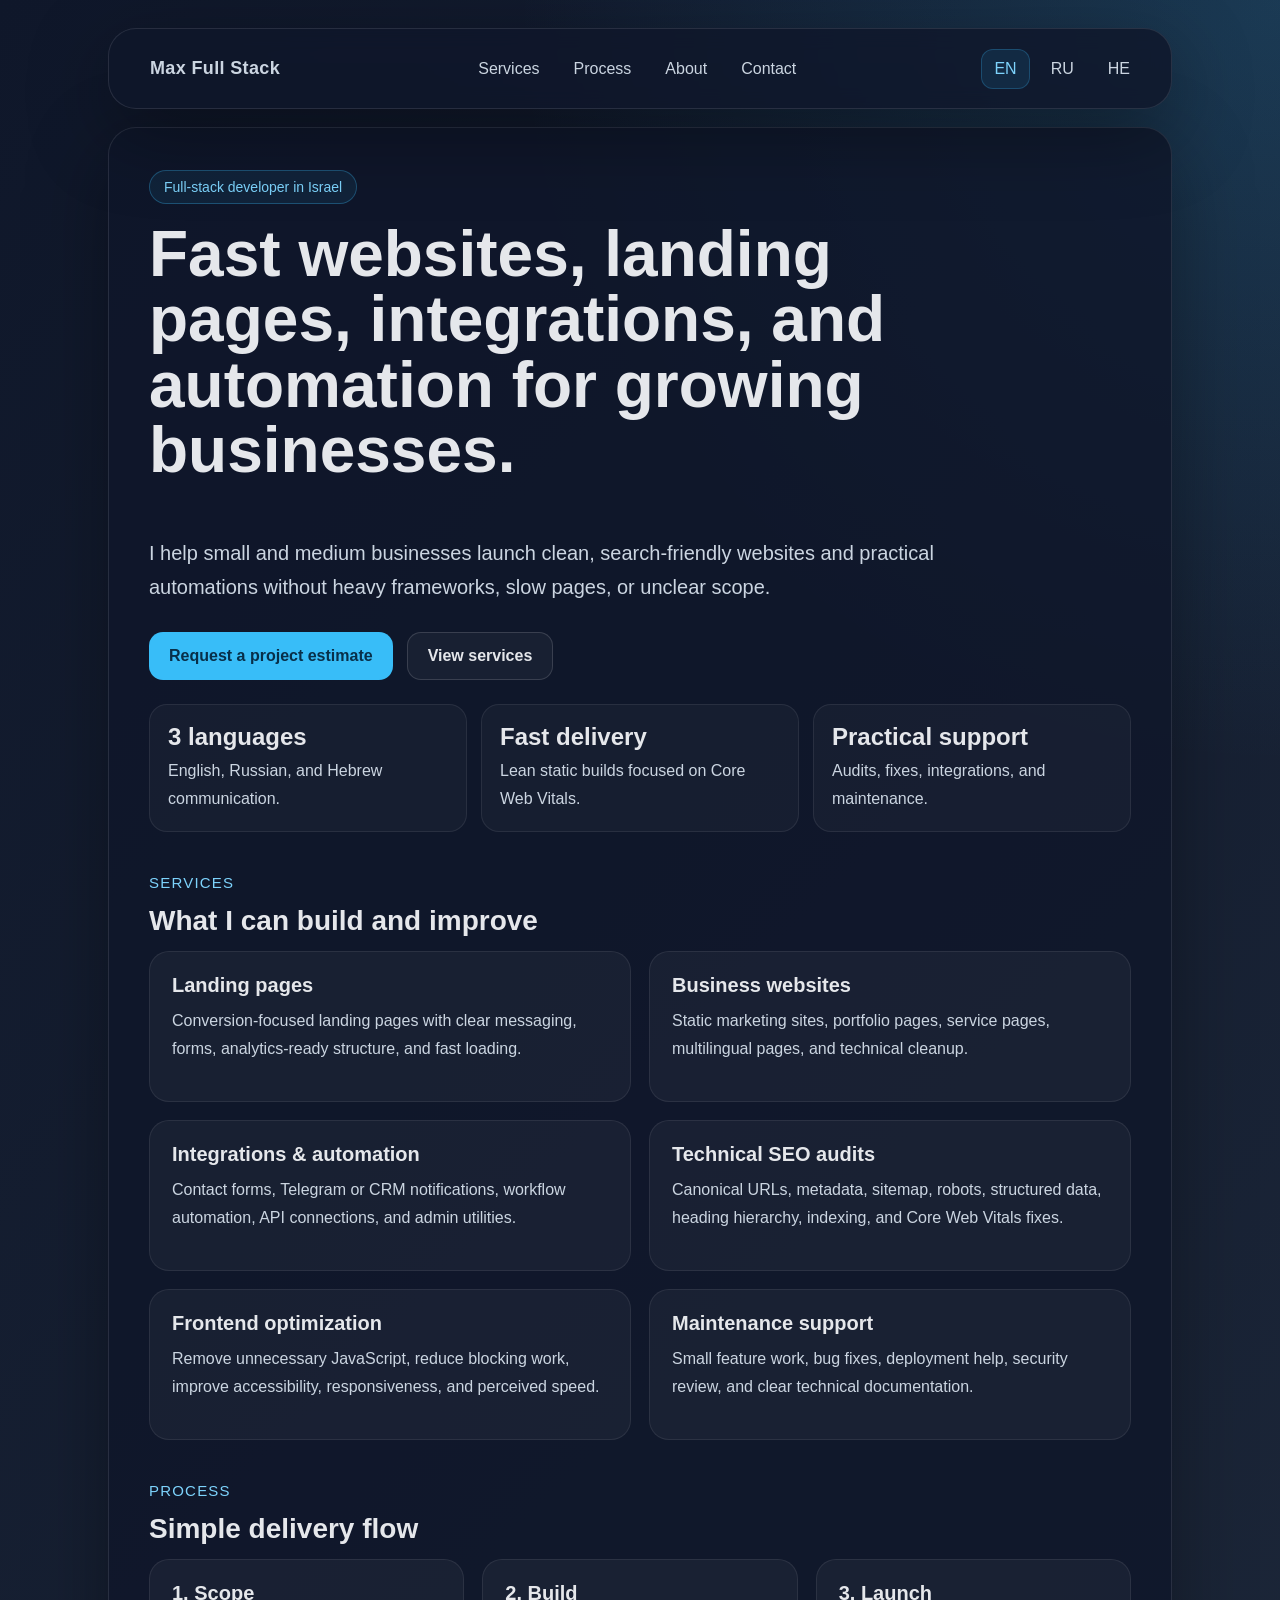
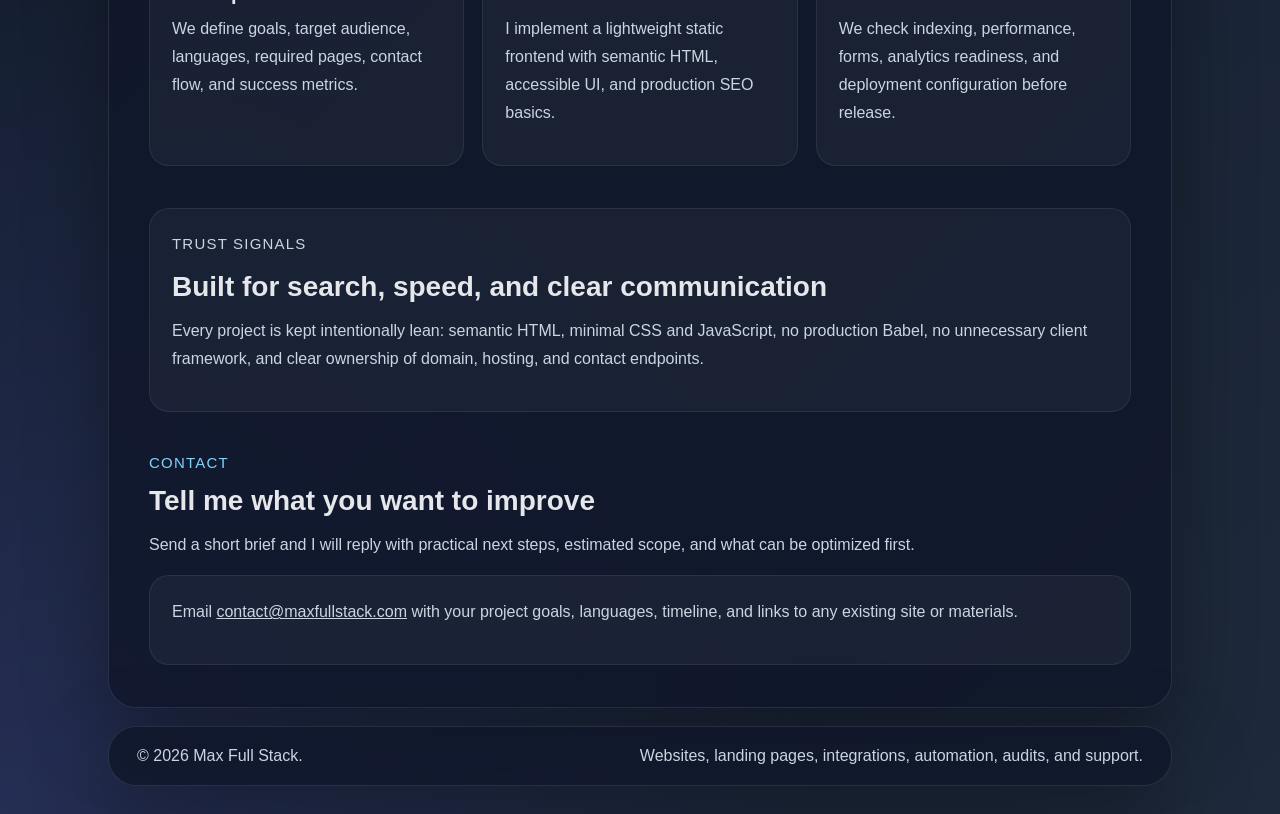
<file: index.html>
<!doctype html>
<html lang="en" dir="ltr">
<head>
  <meta charset="utf-8" />
  <meta name="viewport" content="width=device-width, initial-scale=1" />
  <title>Max Full Stack | Websites, Landing Pages &amp; Integrations in Israel</title>
  <meta name="description" content="Full-stack developer in Israel building fast websites, conversion-focused landing pages, integrations, automation, audits, and technical support in English, Russian, and Hebrew." />
  <meta name="author" content="Max Full Stack" />
  <meta name="robots" content="index,follow,max-image-preview:large,max-snippet:-1,max-video-preview:-1" />
  <meta name="theme-color" content="#0f172a" />
  <link rel="canonical" href="https://maxfullstack.com/" />
  <link rel="alternate" hreflang="en" href="https://maxfullstack.com/" />
  <link rel="alternate" hreflang="ru" href="https://maxfullstack.com/ru/" />
  <link rel="alternate" hreflang="he" href="https://maxfullstack.com/he/" />
  <link rel="alternate" hreflang="x-default" href="https://maxfullstack.com/" />
  <link rel="icon" href="/favicon.svg" type="image/svg+xml" />
  <link rel="apple-touch-icon" href="/favicon.svg" />
  <link rel="preload" href="/style.css" as="style" />
  <link rel="stylesheet" href="/style.css" />
  <meta property="og:type" content="website" />
  <meta property="og:locale" content="en_US" />
  <meta property="og:site_name" content="Max Full Stack" />
  <meta property="og:title" content="Max Full Stack | Websites, Landing Pages &amp; Integrations in Israel" />
  <meta property="og:description" content="Full-stack developer in Israel building fast websites, conversion-focused landing pages, integrations, automation, audits, and technical support in English, Russian, and Hebrew." />
  <meta property="og:url" content="https://maxfullstack.com/" />
  <meta property="og:image" content="https://maxfullstack.com/og-image.svg" />
  <meta property="og:image:type" content="image/svg+xml" />
  <meta name="twitter:card" content="summary_large_image" />
  <meta name="twitter:title" content="Max Full Stack | Websites, Landing Pages &amp; Integrations in Israel" />
  <meta name="twitter:description" content="Full-stack developer in Israel building fast websites, conversion-focused landing pages, integrations, automation, audits, and technical support in English, Russian, and Hebrew." />
  <meta name="twitter:image" content="https://maxfullstack.com/og-image.svg" />
  <script type="application/ld+json">{"@context":"https://schema.org","@graph":[{"@type":"WebSite","@id":"https://maxfullstack.com/#website","url":"https://maxfullstack.com/","name":"Max Full Stack","inLanguage":["en","ru","he"],"potentialAction":{"@type":"ContactAction","target":"https://maxfullstack.com/#contact"}},{"@type":"ProfessionalService","@id":"https://maxfullstack.com/#service","name":"Max Full Stack","url":"https://maxfullstack.com/","image":"https://maxfullstack.com/og-image.svg","description":"Full-stack developer in Israel building fast websites, conversion-focused landing pages, integrations, automation, audits, and technical support in English, Russian, and Hebrew.","areaServed":{"@type":"Country","name":"Israel"},"knowsLanguage":["English","Russian","Hebrew"],"serviceType":["Website development","Landing page development","Technical SEO audit","Frontend performance optimization","Integrations and automation"],"sameAs":[]},{"@type":"BreadcrumbList","@id":"https://maxfullstack.com/#breadcrumb","itemListElement":[{"@type":"ListItem","position":1,"name":"Home","item":"https://maxfullstack.com/"}]}]}</script>
</head>
<body>
  <a class="skip-link" href="#main">Skip to content</a>
  <div class="page">
    <header class="shell site-header">
      <nav class="nav" aria-label="Primary navigation">
        <a class="brand" href="/" aria-label="Max Full Stack home">Max Full Stack</a>
        <div class="nav-links">
          <a href="#services">Services</a>
          <a href="#process">Process</a>
          <a href="#about">About</a>
          <a href="#contact">Contact</a>
        </div>
        <div class="lang-switch" aria-label="Language selection">
          <a href="/" hreflang="en" lang="en" class="active">EN</a>
          <a href="/ru/" hreflang="ru" lang="ru" class="">RU</a>
          <a href="/he/" hreflang="he" lang="he" class="">HE</a>
        </div>
      </nav>
    </header>
    <main id="main" class="shell content">
      <section class="hero" aria-labelledby="hero-title">
        <p class="badge">Full-stack developer in Israel</p>
        <h1 id="hero-title">Fast websites, landing pages, integrations, and automation for growing businesses.</h1>
        <p class="lead">I help small and medium businesses launch clean, search-friendly websites and practical automations without heavy frameworks, slow pages, or unclear scope.</p>
        <div class="actions">
          <a class="btn btn-primary" href="#contact">Request a project estimate</a>
          <a class="btn btn-secondary" href="#services">View services</a>
        </div>
        <ul class="stats" aria-label="Project strengths">
          <li><strong>3 languages</strong><span>English, Russian, and Hebrew communication.</span></li>
          <li><strong>Fast delivery</strong><span>Lean static builds focused on Core Web Vitals.</span></li>
          <li><strong>Practical support</strong><span>Audits, fixes, integrations, and maintenance.</span></li>
        </ul>
      </section>
      <section id="services" class="section" aria-labelledby="services-title">
        <p class="section-title">Services</p>
        <h2 id="services-title">What I can build and improve</h2>
        <div class="grid">          <article class="card"><h3>Landing pages</h3><p>Conversion-focused landing pages with clear messaging, forms, analytics-ready structure, and fast loading.</p></article>
          <article class="card"><h3>Business websites</h3><p>Static marketing sites, portfolio pages, service pages, multilingual pages, and technical cleanup.</p></article>
          <article class="card"><h3>Integrations &amp; automation</h3><p>Contact forms, Telegram or CRM notifications, workflow automation, API connections, and admin utilities.</p></article>
          <article class="card"><h3>Technical SEO audits</h3><p>Canonical URLs, metadata, sitemap, robots, structured data, heading hierarchy, indexing, and Core Web Vitals fixes.</p></article>
          <article class="card"><h3>Frontend optimization</h3><p>Remove unnecessary JavaScript, reduce blocking work, improve accessibility, responsiveness, and perceived speed.</p></article>
          <article class="card"><h3>Maintenance support</h3><p>Small feature work, bug fixes, deployment help, security review, and clear technical documentation.</p></article></div>
      </section>
      <section id="process" class="section" aria-labelledby="process-title">
        <p class="section-title">Process</p>
        <h2 id="process-title">Simple delivery flow</h2>
        <div class="grid grid-3">          <article class="card"><h3>1. Scope</h3><p>We define goals, target audience, languages, required pages, contact flow, and success metrics.</p></article>
          <article class="card"><h3>2. Build</h3><p>I implement a lightweight static frontend with semantic HTML, accessible UI, and production SEO basics.</p></article>
          <article class="card"><h3>3. Launch</h3><p>We check indexing, performance, forms, analytics readiness, and deployment configuration before release.</p></article></div>
      </section>
      <section id="about" class="section panel" aria-labelledby="about-title">
        <p class="section-title">Trust signals</p>
        <h2 id="about-title">Built for search, speed, and clear communication</h2>
        <p>Every project is kept intentionally lean: semantic HTML, minimal CSS and JavaScript, no production Babel, no unnecessary client framework, and clear ownership of domain, hosting, and contact endpoints.</p>
      </section>
      <section id="contact" class="section" aria-labelledby="contact-title">
        <p class="section-title">Contact</p>
        <h2 id="contact-title">Tell me what you want to improve</h2>
        <p class="muted">Send a short brief and I will reply with practical next steps, estimated scope, and what can be optimized first.</p>
        <div class="panel">
          <p>Email <a href="mailto:contact@maxfullstack.com">contact@maxfullstack.com</a> with your project goals, languages, timeline, and links to any existing site or materials.</p>
        </div>
      </section>
    </main>
    <footer class="shell footer">
      <span>© 2026 Max Full Stack.</span>
      <span>Websites, landing pages, integrations, automation, audits, and support.</span>
    </footer>
  </div>
</body>
</html>
</file>
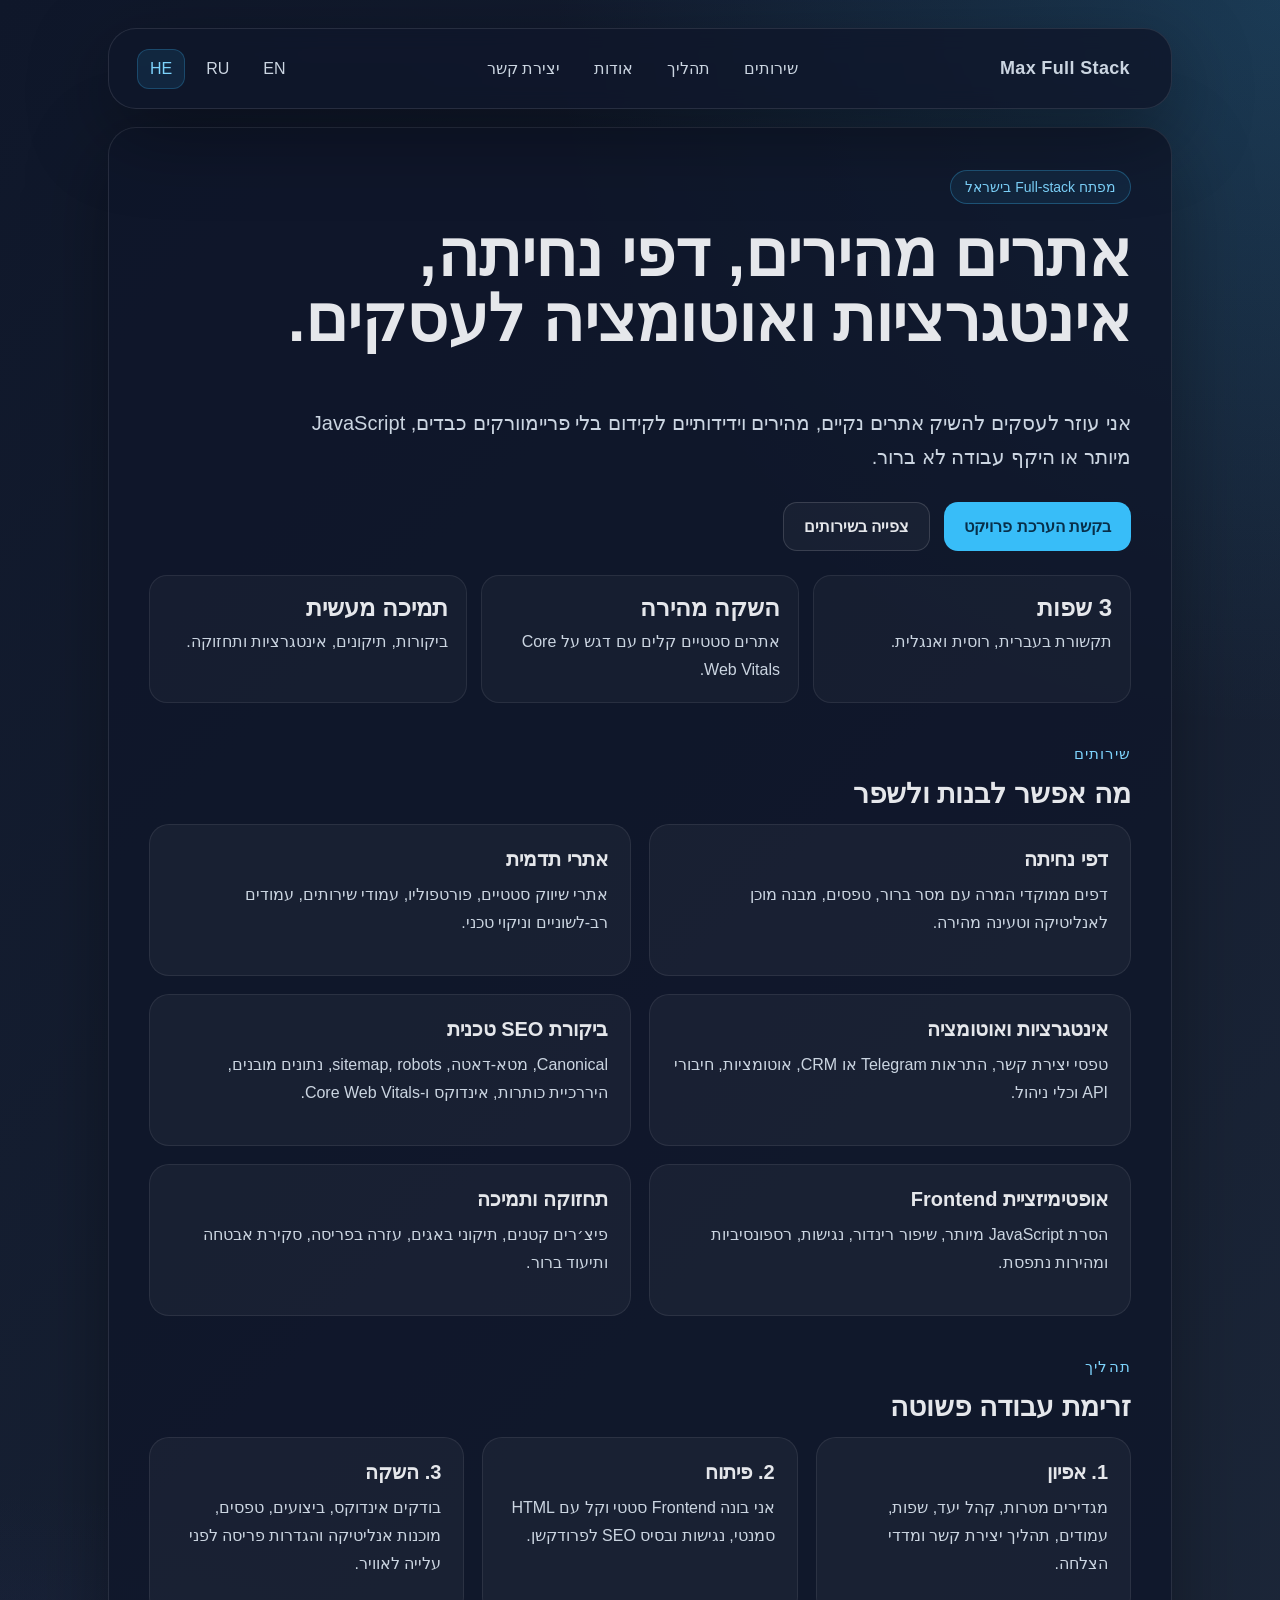
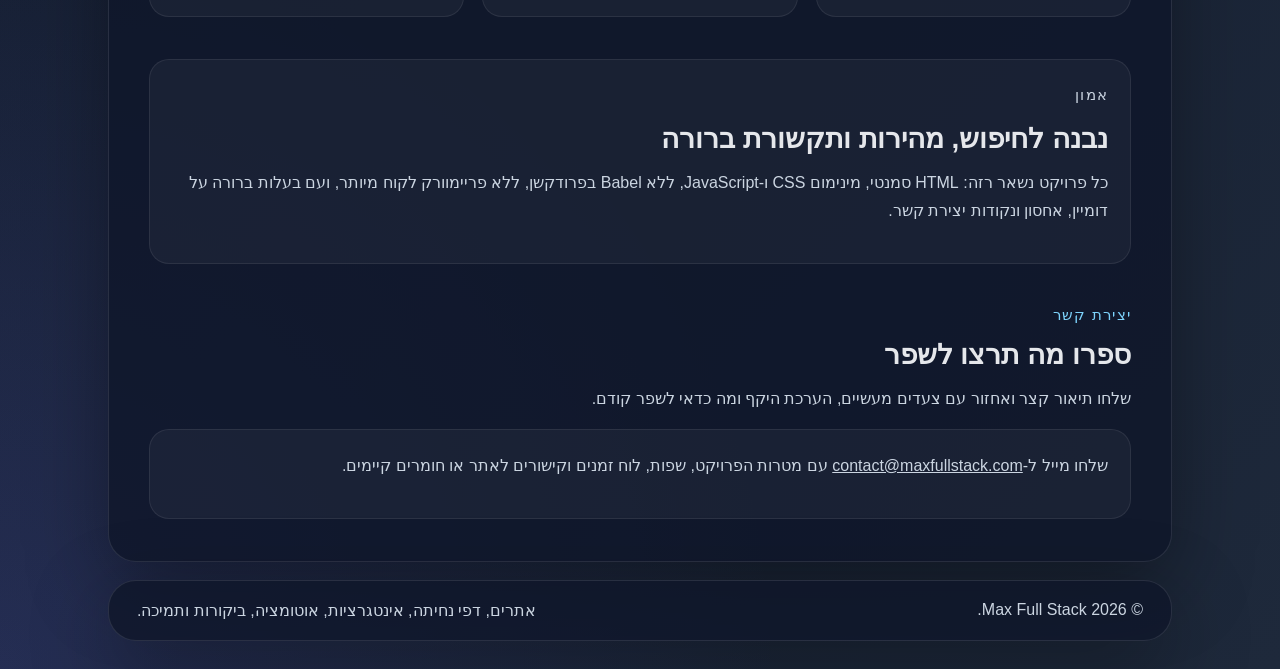
<file: he/index.html>
<!doctype html>
<html lang="he" dir="rtl">
<head>
  <meta charset="utf-8" />
  <meta name="viewport" content="width=device-width, initial-scale=1" />
  <title>Max Full Stack | אתרים, דפי נחיתה ואינטגרציות בישראל</title>
  <meta name="description" content="מפתח Full-stack בישראל לבניית אתרים מהירים, דפי נחיתה ממירים, אינטגרציות, אוטומציה, ביקורת SEO טכנית ותמיכה בעברית, רוסית ואנגלית." />
  <meta name="author" content="Max Full Stack" />
  <meta name="robots" content="index,follow,max-image-preview:large,max-snippet:-1,max-video-preview:-1" />
  <meta name="theme-color" content="#0f172a" />
  <link rel="canonical" href="https://maxfullstack.com/he/" />
  <link rel="alternate" hreflang="en" href="https://maxfullstack.com/" />
  <link rel="alternate" hreflang="ru" href="https://maxfullstack.com/ru/" />
  <link rel="alternate" hreflang="he" href="https://maxfullstack.com/he/" />
  <link rel="alternate" hreflang="x-default" href="https://maxfullstack.com/" />
  <link rel="icon" href="/favicon.svg" type="image/svg+xml" />
  <link rel="apple-touch-icon" href="/favicon.svg" />
  <link rel="preload" href="/style.css" as="style" />
  <link rel="stylesheet" href="/style.css" />
  <meta property="og:type" content="website" />
  <meta property="og:locale" content="he_IL" />
  <meta property="og:site_name" content="Max Full Stack" />
  <meta property="og:title" content="Max Full Stack | אתרים, דפי נחיתה ואינטגרציות בישראל" />
  <meta property="og:description" content="מפתח Full-stack בישראל לבניית אתרים מהירים, דפי נחיתה ממירים, אינטגרציות, אוטומציה, ביקורת SEO טכנית ותמיכה בעברית, רוסית ואנגלית." />
  <meta property="og:url" content="https://maxfullstack.com/he/" />
  <meta property="og:image" content="https://maxfullstack.com/og-image.svg" />
  <meta property="og:image:type" content="image/svg+xml" />
  <meta name="twitter:card" content="summary_large_image" />
  <meta name="twitter:title" content="Max Full Stack | אתרים, דפי נחיתה ואינטגרציות בישראל" />
  <meta name="twitter:description" content="מפתח Full-stack בישראל לבניית אתרים מהירים, דפי נחיתה ממירים, אינטגרציות, אוטומציה, ביקורת SEO טכנית ותמיכה בעברית, רוסית ואנגלית." />
  <meta name="twitter:image" content="https://maxfullstack.com/og-image.svg" />
  <script type="application/ld+json">{"@context":"https://schema.org","@graph":[{"@type":"WebSite","@id":"https://maxfullstack.com/#website","url":"https://maxfullstack.com/","name":"Max Full Stack","inLanguage":["en","ru","he"],"potentialAction":{"@type":"ContactAction","target":"https://maxfullstack.com/he/#contact"}},{"@type":"ProfessionalService","@id":"https://maxfullstack.com/#service","name":"Max Full Stack","url":"https://maxfullstack.com/","image":"https://maxfullstack.com/og-image.svg","description":"מפתח Full-stack בישראל לבניית אתרים מהירים, דפי נחיתה ממירים, אינטגרציות, אוטומציה, ביקורת SEO טכנית ותמיכה בעברית, רוסית ואנגלית.","areaServed":{"@type":"Country","name":"Israel"},"knowsLanguage":["English","Russian","Hebrew"],"serviceType":["Website development","Landing page development","Technical SEO audit","Frontend performance optimization","Integrations and automation"],"sameAs":[]},{"@type":"BreadcrumbList","@id":"https://maxfullstack.com/he/#breadcrumb","itemListElement":[{"@type":"ListItem","position":1,"name":"Home","item":"https://maxfullstack.com/he/"}]}]}</script>
</head>
<body>
  <a class="skip-link" href="#main">Skip to content</a>
  <div class="page">
    <header class="shell site-header">
      <nav class="nav" aria-label="Primary navigation">
        <a class="brand" href="/he/" aria-label="Max Full Stack home">Max Full Stack</a>
        <div class="nav-links">
          <a href="#services">שירותים</a>
          <a href="#process">תהליך</a>
          <a href="#about">אודות</a>
          <a href="#contact">יצירת קשר</a>
        </div>
        <div class="lang-switch" aria-label="Language selection">
          <a href="/" hreflang="en" lang="en" class="">EN</a>
          <a href="/ru/" hreflang="ru" lang="ru" class="">RU</a>
          <a href="/he/" hreflang="he" lang="he" class="active">HE</a>
        </div>
      </nav>
    </header>
    <main id="main" class="shell content">
      <section class="hero" aria-labelledby="hero-title">
        <p class="badge">מפתח Full-stack בישראל</p>
        <h1 id="hero-title">אתרים מהירים, דפי נחיתה, אינטגרציות ואוטומציה לעסקים.</h1>
        <p class="lead">אני עוזר לעסקים להשיק אתרים נקיים, מהירים וידידותיים לקידום בלי פריימוורקים כבדים, JavaScript מיותר או היקף עבודה לא ברור.</p>
        <div class="actions">
          <a class="btn btn-primary" href="#contact">בקשת הערכת פרויקט</a>
          <a class="btn btn-secondary" href="#services">צפייה בשירותים</a>
        </div>
        <ul class="stats" aria-label="Project strengths">
          <li><strong>3 שפות</strong><span>תקשורת בעברית, רוסית ואנגלית.</span></li>
          <li><strong>השקה מהירה</strong><span>אתרים סטטיים קלים עם דגש על Core Web Vitals.</span></li>
          <li><strong>תמיכה מעשית</strong><span>ביקורות, תיקונים, אינטגרציות ותחזוקה.</span></li>
        </ul>
      </section>
      <section id="services" class="section" aria-labelledby="services-title">
        <p class="section-title">שירותים</p>
        <h2 id="services-title">מה אפשר לבנות ולשפר</h2>
        <div class="grid">          <article class="card"><h3>דפי נחיתה</h3><p>דפים ממוקדי המרה עם מסר ברור, טפסים, מבנה מוכן לאנליטיקה וטעינה מהירה.</p></article>
          <article class="card"><h3>אתרי תדמית</h3><p>אתרי שיווק סטטיים, פורטפוליו, עמודי שירותים, עמודים רב-לשוניים וניקוי טכני.</p></article>
          <article class="card"><h3>אינטגרציות ואוטומציה</h3><p>טפסי יצירת קשר, התראות Telegram או CRM, אוטומציות, חיבורי API וכלי ניהול.</p></article>
          <article class="card"><h3>ביקורת SEO טכנית</h3><p>Canonical, מטא-דאטה, sitemap, robots, נתונים מובנים, היררכיית כותרות, אינדוקס ו-Core Web Vitals.</p></article>
          <article class="card"><h3>אופטימיזציית Frontend</h3><p>הסרת JavaScript מיותר, שיפור רינדור, נגישות, רספונסיביות ומהירות נתפסת.</p></article>
          <article class="card"><h3>תחזוקה ותמיכה</h3><p>פיצ׳רים קטנים, תיקוני באגים, עזרה בפריסה, סקירת אבטחה ותיעוד ברור.</p></article></div>
      </section>
      <section id="process" class="section" aria-labelledby="process-title">
        <p class="section-title">תהליך</p>
        <h2 id="process-title">זרימת עבודה פשוטה</h2>
        <div class="grid grid-3">          <article class="card"><h3>1. אפיון</h3><p>מגדירים מטרות, קהל יעד, שפות, עמודים, תהליך יצירת קשר ומדדי הצלחה.</p></article>
          <article class="card"><h3>2. פיתוח</h3><p>אני בונה Frontend סטטי וקל עם HTML סמנטי, נגישות ובסיס SEO לפרודקשן.</p></article>
          <article class="card"><h3>3. השקה</h3><p>בודקים אינדוקס, ביצועים, טפסים, מוכנות אנליטיקה והגדרות פריסה לפני עלייה לאוויר.</p></article></div>
      </section>
      <section id="about" class="section panel" aria-labelledby="about-title">
        <p class="section-title">אמון</p>
        <h2 id="about-title">נבנה לחיפוש, מהירות ותקשורת ברורה</h2>
        <p>כל פרויקט נשאר רזה: HTML סמנטי, מינימום CSS ו-JavaScript, ללא Babel בפרודקשן, ללא פריימוורק לקוח מיותר, ועם בעלות ברורה על דומיין, אחסון ונקודות יצירת קשר.</p>
      </section>
      <section id="contact" class="section" aria-labelledby="contact-title">
        <p class="section-title">יצירת קשר</p>
        <h2 id="contact-title">ספרו מה תרצו לשפר</h2>
        <p class="muted">שלחו תיאור קצר ואחזור עם צעדים מעשיים, הערכת היקף ומה כדאי לשפר קודם.</p>
        <div class="panel">
          <p>שלחו מייל ל-<a href="mailto:contact@maxfullstack.com">contact@maxfullstack.com</a> עם מטרות הפרויקט, שפות, לוח זמנים וקישורים לאתר או חומרים קיימים.</p>
        </div>
      </section>
    </main>
    <footer class="shell footer">
      <span>© 2026 Max Full Stack.</span>
      <span>אתרים, דפי נחיתה, אינטגרציות, אוטומציה, ביקורות ותמיכה.</span>
    </footer>
  </div>
</body>
</html>
</file>
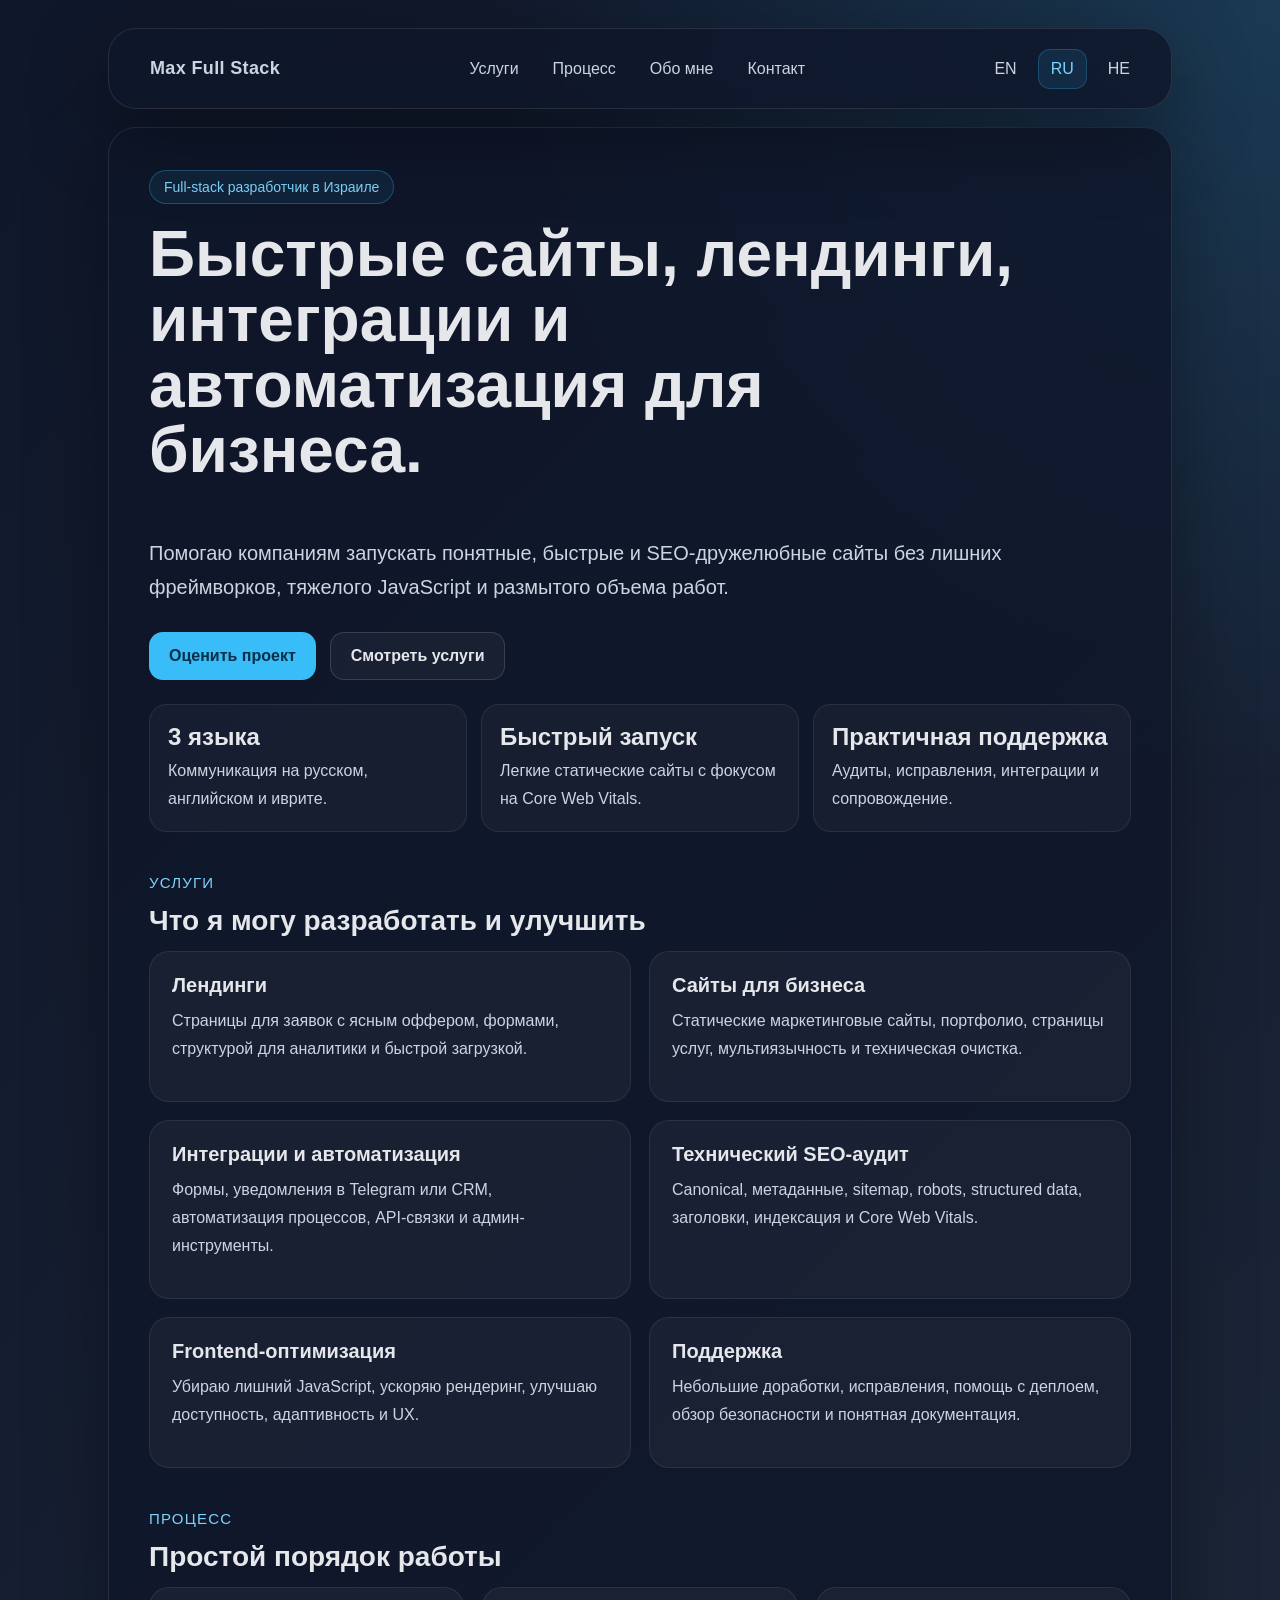
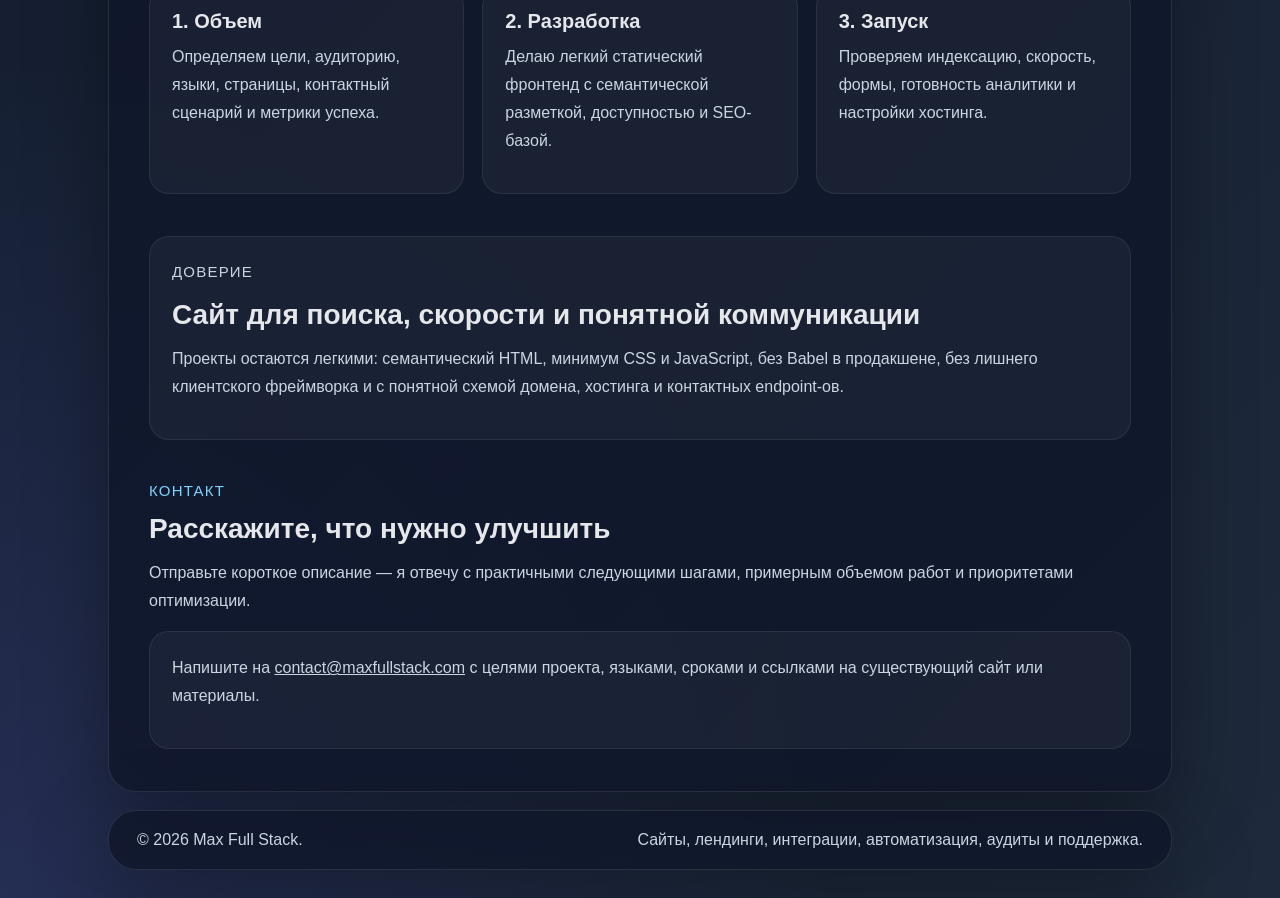
<file: ru/index.html>
<!doctype html>
<html lang="ru" dir="ltr">
<head>
  <meta charset="utf-8" />
  <meta name="viewport" content="width=device-width, initial-scale=1" />
  <title>Max Full Stack | Сайты, лендинги и интеграции в Израиле</title>
  <meta name="description" content="Full-stack разработчик в Израиле: быстрые сайты, продающие лендинги, интеграции, автоматизация, технический SEO-аудит и поддержка на русском, английском и иврите." />
  <meta name="author" content="Max Full Stack" />
  <meta name="robots" content="index,follow,max-image-preview:large,max-snippet:-1,max-video-preview:-1" />
  <meta name="theme-color" content="#0f172a" />
  <link rel="canonical" href="https://maxfullstack.com/ru/" />
  <link rel="alternate" hreflang="en" href="https://maxfullstack.com/" />
  <link rel="alternate" hreflang="ru" href="https://maxfullstack.com/ru/" />
  <link rel="alternate" hreflang="he" href="https://maxfullstack.com/he/" />
  <link rel="alternate" hreflang="x-default" href="https://maxfullstack.com/" />
  <link rel="icon" href="/favicon.svg" type="image/svg+xml" />
  <link rel="apple-touch-icon" href="/favicon.svg" />
  <link rel="preload" href="/style.css" as="style" />
  <link rel="stylesheet" href="/style.css" />
  <meta property="og:type" content="website" />
  <meta property="og:locale" content="ru_RU" />
  <meta property="og:site_name" content="Max Full Stack" />
  <meta property="og:title" content="Max Full Stack | Сайты, лендинги и интеграции в Израиле" />
  <meta property="og:description" content="Full-stack разработчик в Израиле: быстрые сайты, продающие лендинги, интеграции, автоматизация, технический SEO-аудит и поддержка на русском, английском и иврите." />
  <meta property="og:url" content="https://maxfullstack.com/ru/" />
  <meta property="og:image" content="https://maxfullstack.com/og-image.svg" />
  <meta property="og:image:type" content="image/svg+xml" />
  <meta name="twitter:card" content="summary_large_image" />
  <meta name="twitter:title" content="Max Full Stack | Сайты, лендинги и интеграции в Израиле" />
  <meta name="twitter:description" content="Full-stack разработчик в Израиле: быстрые сайты, продающие лендинги, интеграции, автоматизация, технический SEO-аудит и поддержка на русском, английском и иврите." />
  <meta name="twitter:image" content="https://maxfullstack.com/og-image.svg" />
  <script type="application/ld+json">{"@context":"https://schema.org","@graph":[{"@type":"WebSite","@id":"https://maxfullstack.com/#website","url":"https://maxfullstack.com/","name":"Max Full Stack","inLanguage":["en","ru","he"],"potentialAction":{"@type":"ContactAction","target":"https://maxfullstack.com/ru/#contact"}},{"@type":"ProfessionalService","@id":"https://maxfullstack.com/#service","name":"Max Full Stack","url":"https://maxfullstack.com/","image":"https://maxfullstack.com/og-image.svg","description":"Full-stack разработчик в Израиле: быстрые сайты, продающие лендинги, интеграции, автоматизация, технический SEO-аудит и поддержка на русском, английском и иврите.","areaServed":{"@type":"Country","name":"Israel"},"knowsLanguage":["English","Russian","Hebrew"],"serviceType":["Website development","Landing page development","Technical SEO audit","Frontend performance optimization","Integrations and automation"],"sameAs":[]},{"@type":"BreadcrumbList","@id":"https://maxfullstack.com/ru/#breadcrumb","itemListElement":[{"@type":"ListItem","position":1,"name":"Home","item":"https://maxfullstack.com/ru/"}]}]}</script>
</head>
<body>
  <a class="skip-link" href="#main">Skip to content</a>
  <div class="page">
    <header class="shell site-header">
      <nav class="nav" aria-label="Primary navigation">
        <a class="brand" href="/ru/" aria-label="Max Full Stack home">Max Full Stack</a>
        <div class="nav-links">
          <a href="#services">Услуги</a>
          <a href="#process">Процесс</a>
          <a href="#about">Обо мне</a>
          <a href="#contact">Контакт</a>
        </div>
        <div class="lang-switch" aria-label="Language selection">
          <a href="/" hreflang="en" lang="en" class="">EN</a>
          <a href="/ru/" hreflang="ru" lang="ru" class="active">RU</a>
          <a href="/he/" hreflang="he" lang="he" class="">HE</a>
        </div>
      </nav>
    </header>
    <main id="main" class="shell content">
      <section class="hero" aria-labelledby="hero-title">
        <p class="badge">Full-stack разработчик в Израиле</p>
        <h1 id="hero-title">Быстрые сайты, лендинги, интеграции и автоматизация для бизнеса.</h1>
        <p class="lead">Помогаю компаниям запускать понятные, быстрые и SEO-дружелюбные сайты без лишних фреймворков, тяжелого JavaScript и размытого объема работ.</p>
        <div class="actions">
          <a class="btn btn-primary" href="#contact">Оценить проект</a>
          <a class="btn btn-secondary" href="#services">Смотреть услуги</a>
        </div>
        <ul class="stats" aria-label="Project strengths">
          <li><strong>3 языка</strong><span>Коммуникация на русском, английском и иврите.</span></li>
          <li><strong>Быстрый запуск</strong><span>Легкие статические сайты с фокусом на Core Web Vitals.</span></li>
          <li><strong>Практичная поддержка</strong><span>Аудиты, исправления, интеграции и сопровождение.</span></li>
        </ul>
      </section>
      <section id="services" class="section" aria-labelledby="services-title">
        <p class="section-title">Услуги</p>
        <h2 id="services-title">Что я могу разработать и улучшить</h2>
        <div class="grid">          <article class="card"><h3>Лендинги</h3><p>Страницы для заявок с ясным оффером, формами, структурой для аналитики и быстрой загрузкой.</p></article>
          <article class="card"><h3>Сайты для бизнеса</h3><p>Статические маркетинговые сайты, портфолио, страницы услуг, мультиязычность и техническая очистка.</p></article>
          <article class="card"><h3>Интеграции и автоматизация</h3><p>Формы, уведомления в Telegram или CRM, автоматизация процессов, API-связки и админ-инструменты.</p></article>
          <article class="card"><h3>Технический SEO-аудит</h3><p>Canonical, метаданные, sitemap, robots, structured data, заголовки, индексация и Core Web Vitals.</p></article>
          <article class="card"><h3>Frontend-оптимизация</h3><p>Убираю лишний JavaScript, ускоряю рендеринг, улучшаю доступность, адаптивность и UX.</p></article>
          <article class="card"><h3>Поддержка</h3><p>Небольшие доработки, исправления, помощь с деплоем, обзор безопасности и понятная документация.</p></article></div>
      </section>
      <section id="process" class="section" aria-labelledby="process-title">
        <p class="section-title">Процесс</p>
        <h2 id="process-title">Простой порядок работы</h2>
        <div class="grid grid-3">          <article class="card"><h3>1. Объем</h3><p>Определяем цели, аудиторию, языки, страницы, контактный сценарий и метрики успеха.</p></article>
          <article class="card"><h3>2. Разработка</h3><p>Делаю легкий статический фронтенд с семантической разметкой, доступностью и SEO-базой.</p></article>
          <article class="card"><h3>3. Запуск</h3><p>Проверяем индексацию, скорость, формы, готовность аналитики и настройки хостинга.</p></article></div>
      </section>
      <section id="about" class="section panel" aria-labelledby="about-title">
        <p class="section-title">Доверие</p>
        <h2 id="about-title">Сайт для поиска, скорости и понятной коммуникации</h2>
        <p>Проекты остаются легкими: семантический HTML, минимум CSS и JavaScript, без Babel в продакшене, без лишнего клиентского фреймворка и с понятной схемой домена, хостинга и контактных endpoint-ов.</p>
      </section>
      <section id="contact" class="section" aria-labelledby="contact-title">
        <p class="section-title">Контакт</p>
        <h2 id="contact-title">Расскажите, что нужно улучшить</h2>
        <p class="muted">Отправьте короткое описание — я отвечу с практичными следующими шагами, примерным объемом работ и приоритетами оптимизации.</p>
        <div class="panel">
          <p>Напишите на <a href="mailto:contact@maxfullstack.com">contact@maxfullstack.com</a> с целями проекта, языками, сроками и ссылками на существующий сайт или материалы.</p>
        </div>
      </section>
    </main>
    <footer class="shell footer">
      <span>© 2026 Max Full Stack.</span>
      <span>Сайты, лендинги, интеграции, автоматизация, аудиты и поддержка.</span>
    </footer>
  </div>
</body>
</html>
</file>
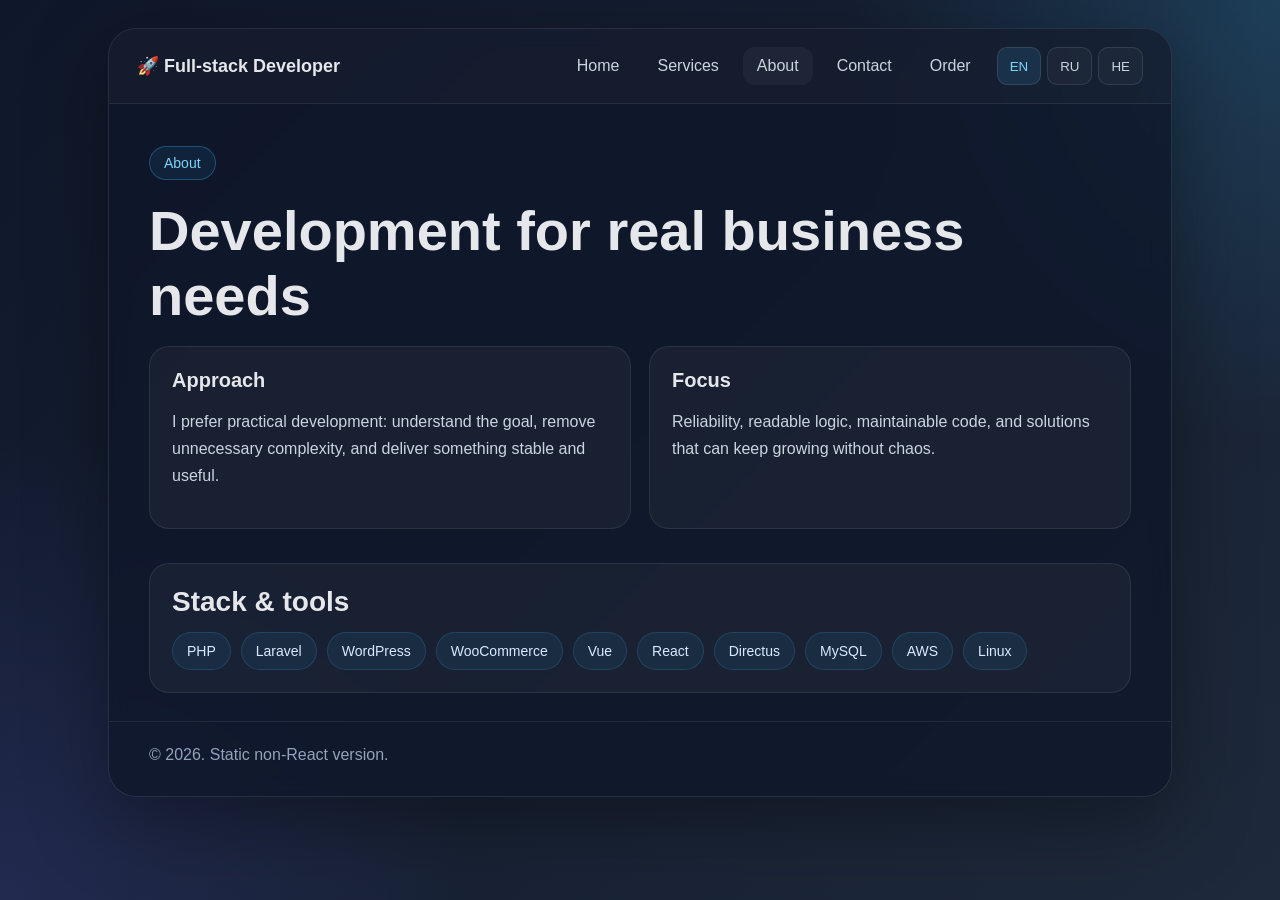
<file: about.html>
<!doctype html><html lang="en"><head><meta charset="UTF-8" /><meta name="viewport" content="width=device-width, initial-scale=1.0" /><title>About | Full-stack Developer</title><meta name="description" content="About: practical full-stack development for real business needs." /><meta name="robots" content="index,follow" /><link rel="canonical" href="https://v.maxd.pro/about.html" /><link rel="icon" href="/favicon.svg" type="image/svg+xml" /><style>*{box-sizing:border-box}html,body{margin:0;padding:0}body{font-family:Inter,Arial,sans-serif;color:#e5e7eb;background:radial-gradient(circle at top right, rgba(56,189,248,.18), transparent 28%),radial-gradient(circle at bottom left, rgba(99,102,241,.16), transparent 30%),linear-gradient(135deg,#0f172a,#1e293b);min-height:100vh}.page{max-width:1120px;margin:0 auto;padding:28px}.shell{background:rgba(15,23,42,.78);border:1px solid rgba(255,255,255,.1);border-radius:28px;box-shadow:0 24px 80px rgba(0,0,0,.35);backdrop-filter:blur(10px);overflow:hidden}.nav{display:flex;justify-content:space-between;align-items:center;gap:16px;padding:18px 28px;border-bottom:1px solid rgba(255,255,255,.08);background:rgba(255,255,255,.02)}.brand{font-weight:800;font-size:18px}.nav-right{display:flex;gap:12px;flex-wrap:wrap}.nav-links{display:flex;gap:10px;flex-wrap:wrap}.nav-link{text-decoration:none;color:#cbd5e1;padding:10px 14px;border-radius:12px}.nav-link.active,.nav-link:hover{background:rgba(255,255,255,.04)}.lang-switch{display:flex;gap:6px}.lang-btn{padding:8px 12px;border-radius:10px;border:1px solid rgba(255,255,255,.1);background:rgba(255,255,255,.03);color:#cbd5e1;cursor:pointer}.lang-btn.active{background:rgba(56,189,248,.12);color:#7dd3fc}.content{padding:42px 40px 28px}.badge{display:inline-flex;padding:8px 14px;border-radius:999px;border:1px solid rgba(56,189,248,.3);background:rgba(56,189,248,.08);color:#7dd3fc;font-size:14px;margin-bottom:18px}h1{margin:0 0 18px;font-size:clamp(34px,7vw,56px)}h2{margin:0 0 14px;font-size:28px}h3{margin:0 0 10px;font-size:20px}.lead,.panel p,.panel li{color:#cbd5e1;line-height:1.7}.grid{display:grid;grid-template-columns:repeat(2,minmax(0,1fr));gap:18px}.panel{background:rgba(255,255,255,.04);border:1px solid rgba(255,255,255,.08);border-radius:20px;padding:22px}.tech-list{display:flex;flex-wrap:wrap;gap:10px}.tech{padding:10px 14px;border-radius:999px;background:rgba(56,189,248,.08);border:1px solid rgba(56,189,248,.16);color:#dbeafe;font-size:14px}.footer{padding:24px 40px 32px;border-top:1px solid rgba(255,255,255,.08);color:#94a3b8}.lang-content{display:none}.lang-content.active{display:block}.rtl{text-align:right;direction:rtl}.rtl .nav,.rtl .nav-right,.rtl .nav-links{direction:rtl}@media(max-width:860px){.grid{grid-template-columns:1fr}.nav{flex-direction:column;align-items:flex-start}.content,.footer{padding-left:24px;padding-right:24px}}</style></head><body><div class="page"><main class="shell"><nav class="nav"><div class="brand" data-i18n-brand>🚀 Full-stack Developer</div><div class="nav-right"><div class="nav-links"><a class="nav-link" href="/">Home</a><a class="nav-link" href="/services.html" data-nav-services>Services</a><a class="nav-link active" href="/about.html" data-nav-about>About</a><a class="nav-link" href="/contact.html" data-nav-contact>Contact</a><a class="nav-link" href="/order.html" data-nav-order>Order</a></div><div class="lang-switch"><button class="lang-btn active" data-lang="en">EN</button><button class="lang-btn" data-lang="ru">RU</button><button class="lang-btn" data-lang="he">HE</button></div></div></nav><section class="content lang-content active" data-lang-content="en"><div class="badge">About</div><h1>Development for real business needs</h1><div class="grid"><article class="panel"><h3>Approach</h3><p>I prefer practical development: understand the goal, remove unnecessary complexity, and deliver something stable and useful.</p></article><article class="panel"><h3>Focus</h3><p>Reliability, readable logic, maintainable code, and solutions that can keep growing without chaos.</p></article></div><section style="margin-top:34px" class="panel"><h2>Stack & tools</h2><div class="tech-list"><span class="tech">PHP</span><span class="tech">Laravel</span><span class="tech">WordPress</span><span class="tech">WooCommerce</span><span class="tech">Vue</span><span class="tech">React</span><span class="tech">Directus</span><span class="tech">MySQL</span><span class="tech">AWS</span><span class="tech">Linux</span></div></section></section><section class="content lang-content" data-lang-content="ru"><div class="badge">Обо мне</div><h1>Разработка под реальные задачи бизнеса</h1><div class="grid"><article class="panel"><h3>Подход</h3><p>Мне ближе практичная разработка: понять цель, убрать лишнюю сложность и довести решение до стабильного рабочего состояния.</p></article><article class="panel"><h3>Фокус</h3><p>Надёжность, понятная логика, поддерживаемый код и решения, которые можно спокойно развивать дальше.</p></article></div><section style="margin-top:34px" class="panel"><h2>Стек и инструменты</h2><div class="tech-list"><span class="tech">PHP</span><span class="tech">Laravel</span><span class="tech">WordPress</span><span class="tech">WooCommerce</span><span class="tech">Vue</span><span class="tech">React</span><span class="tech">Directus</span><span class="tech">MySQL</span><span class="tech">AWS</span><span class="tech">Linux</span></div></section></section><section class="content lang-content rtl" data-lang-content="he"><div class="badge">עליי</div><h1>פיתוח שמבוסס על צרכים אמיתיים של העסק</h1><div class="grid"><article class="panel"><h3>גישה</h3><p>אני מעדיף פיתוח פרקטי: להבין את המטרה, להוריד מורכבות מיותרת ולהגיע לפתרון יציב ושימושי.</p></article><article class="panel"><h3>מיקוד</h3><p>אמינות, לוגיקה ברורה, קוד שנוח לתחזק ופתרונות שאפשר להמשיך לפתח בלי כאוס.</p></article></div><section style="margin-top:34px" class="panel"><h2>טכנולוגיות וכלים</h2><div class="tech-list"><span class="tech">PHP</span><span class="tech">Laravel</span><span class="tech">WordPress</span><span class="tech">WooCommerce</span><span class="tech">Vue</span><span class="tech">React</span><span class="tech">Directus</span><span class="tech">MySQL</span><span class="tech">AWS</span><span class="tech">Linux</span></div></section></section><footer class="footer">© 2026. Static non-React version.</footer></main></div><script>(function(){const t={en:{title:'About | Full-stack Developer',brand:'🚀 Full-stack Developer',services:'Services',about:'About',contact:'Contact',order:'Order',desc:'About: practical full-stack development for real business needs.'},ru:{title:'Обо мне | Full-stack разработчик',brand:'🚀 Full-stack разработчик',services:'Услуги',about:'Обо мне',contact:'Контакты',order:'Заказать',desc:'Обо мне: практичная full-stack разработка под реальные задачи бизнеса.'},he:{title:'עליי | מפתח Full-stack',brand:'🚀 מפתח Full-stack',services:'שירותים',about:'עליי',contact:'יצירת קשר',order:'הזמנה',desc:'עליי: פיתוח full-stack פרקטי לצרכים אמיתיים של העסק.'}};const btns=[...document.querySelectorAll('.lang-btn')],secs=[...document.querySelectorAll('[data-lang-content]')],brand=document.querySelector('[data-i18n-brand]'),ms=document.querySelector('[data-nav-services]'),ma=document.querySelector('[data-nav-about]'),mc=document.querySelector('[data-nav-contact]'),mo=document.querySelector('[data-nav-order]'),desc=document.querySelector('meta[name="description"]');function updateLinks(l){document.querySelectorAll('a[href^="/"]').forEach(a=>{const u=new URL(a.getAttribute('href'),location.origin);u.searchParams.set('lang',l);a.setAttribute('href',u.pathname+u.search);});}function setLang(l){secs.forEach(s=>s.classList.toggle('active',s.dataset.langContent===l));btns.forEach(b=>b.classList.toggle('active',b.dataset.lang===l));document.documentElement.lang=l;document.documentElement.dir=l==='he'?'rtl':'ltr';document.title=t[l].title;brand.textContent=t[l].brand;ms.textContent=t[l].services;ma.textContent=t[l].about;mc.textContent=t[l].contact;mo.textContent=t[l].order;desc.setAttribute('content',t[l].desc);updateLinks(l);const u=new URL(location.href);u.searchParams.set('lang',l);history.replaceState({},'',u);}btns.forEach(b=>b.addEventListener('click',()=>setLang(b.dataset.lang)));setLang(new URL(location.href).searchParams.get('lang')||'en');})();</script></body></html>
</file>
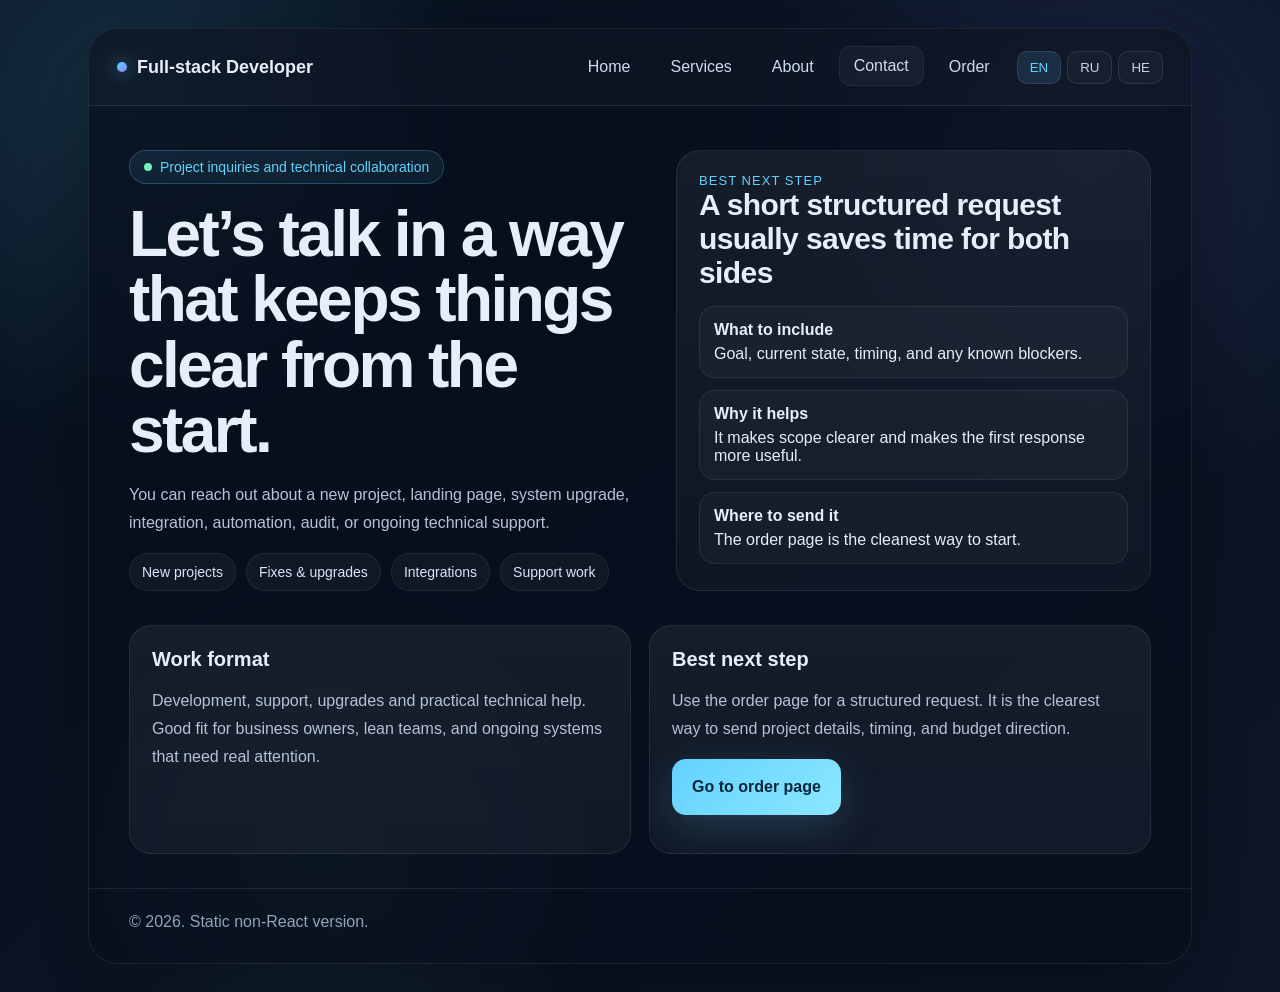
<file: contact.html>
<!doctype html><html lang="en"><head><meta charset="UTF-8" /><meta name="viewport" content="width=device-width, initial-scale=1.0" /><title>Contact | Full-stack Developer</title><meta name="description" content="Contact page for project inquiries, support work, and technical collaboration." /><meta name="robots" content="index,follow" /><link rel="canonical" href="https://v.maxd.pro/contact.html" /><link rel="icon" href="/favicon.svg" type="image/svg+xml" /><style>:root{--bg:#07111f;--bg2:#0d1728;--panel:rgba(255,255,255,.045);--panel-strong:rgba(255,255,255,.06);--line:rgba(255,255,255,.09);--text:#e8eef9;--muted:#b6c2d8;--accent:#63d2ff;--accent2:#7c87ff;--accent3:#72f0ba;--shadow:0 30px 90px rgba(0,0,0,.38)}*{box-sizing:border-box}html,body{margin:0;padding:0}body{font-family:Inter,Arial,sans-serif;color:var(--text);background:radial-gradient(circle at 10% 10%, rgba(99,210,255,.16), transparent 24%),radial-gradient(circle at 85% 15%, rgba(124,135,255,.14), transparent 26%),radial-gradient(circle at 25% 85%, rgba(114,240,186,.10), transparent 22%),linear-gradient(140deg,var(--bg),var(--bg2));min-height:100vh}.page{max-width:1160px;margin:0 auto;padding:28px}.shell{position:relative;background:rgba(8,15,29,.72);border:1px solid rgba(255,255,255,.08);border-radius:30px;box-shadow:var(--shadow);backdrop-filter:blur(14px);overflow:hidden}.nav{display:flex;justify-content:space-between;align-items:center;gap:16px;padding:18px 28px;border-bottom:1px solid var(--line);background:rgba(255,255,255,.02)}.brand{font-weight:800;font-size:18px;display:flex;align-items:center;gap:10px}.brand-dot{width:10px;height:10px;border-radius:999px;background:linear-gradient(135deg,var(--accent),var(--accent2));box-shadow:0 0 18px rgba(99,210,255,.7)}.nav-right{display:flex;gap:12px;flex-wrap:wrap;align-items:center}.nav-links{display:flex;gap:10px;flex-wrap:wrap}.nav-link{text-decoration:none;color:#cfdbef;padding:10px 14px;border-radius:12px;border:1px solid transparent;transition:.22s ease}.nav-link.active,.nav-link:hover{background:rgba(255,255,255,.04);border-color:rgba(255,255,255,.06);transform:translateY(-1px)}.lang-switch{display:flex;gap:6px}.lang-btn{padding:8px 12px;border-radius:10px;border:1px solid rgba(255,255,255,.1);background:rgba(255,255,255,.03);color:#cbd5e1;cursor:pointer}.lang-btn.active{background:rgba(99,210,255,.12);color:var(--accent)}.content{padding:44px 40px 34px;position:relative;z-index:2}.lang-content{display:none}.lang-content.active{display:block}.hero{display:grid;grid-template-columns:minmax(0,1.05fr) minmax(300px,.95fr);gap:22px}.hero-main,.hero-side,.panel{opacity:0;transform:translateY(18px);animation:rise .7s ease forwards}.hero-side{animation-delay:.08s}.grid .panel:nth-child(1){animation-delay:.12s}.grid .panel:nth-child(2){animation-delay:.18s}@keyframes rise{to{opacity:1;transform:translateY(0)}}.badge{display:inline-flex;align-items:center;gap:8px;padding:8px 14px;border-radius:999px;border:1px solid rgba(99,210,255,.24);background:rgba(99,210,255,.08);color:var(--accent);font-size:14px;margin-bottom:18px}.badge::before{content:"";width:8px;height:8px;border-radius:999px;background:var(--accent3)}h1{margin:0 0 18px;font-size:clamp(38px,7vw,64px);letter-spacing:-.04em;line-height:1.02}h2{margin:0 0 14px;font-size:30px;letter-spacing:-.02em}h3{margin:0 0 10px;font-size:20px}.lead,.panel p{color:var(--muted);line-height:1.75}.hero-highlight{display:flex;gap:10px;flex-wrap:wrap}.mini-pill{padding:10px 12px;border-radius:999px;background:rgba(255,255,255,.04);border:1px solid rgba(255,255,255,.08);font-size:14px;color:#d9e6f7}.hero-side{background:linear-gradient(180deg,rgba(255,255,255,.06),rgba(255,255,255,.03));border:1px solid rgba(255,255,255,.08);border-radius:24px;padding:22px}.eyebrow{font-size:13px;letter-spacing:.08em;text-transform:uppercase;color:var(--accent)}.side-list{display:grid;gap:12px;margin-top:16px}.side-item{padding:14px;border-radius:16px;background:rgba(255,255,255,.03);border:1px solid rgba(255,255,255,.08)}.side-item strong{display:block;margin-bottom:6px}.grid{display:grid;grid-template-columns:repeat(2,minmax(0,1fr));gap:18px;margin-top:34px}.panel{background:linear-gradient(180deg,var(--panel-strong),var(--panel));border:1px solid rgba(255,255,255,.08);border-radius:22px;padding:22px;transition:.24s ease}.panel:hover{transform:translateY(-3px);border-color:rgba(99,210,255,.18);box-shadow:0 20px 50px rgba(0,0,0,.16)}.btn{display:inline-flex;align-items:center;justify-content:center;padding:14px 20px;border-radius:14px;text-decoration:none;font-weight:700;background:linear-gradient(135deg,var(--accent),#8ce7ff);color:#08263a;box-shadow:0 12px 40px rgba(99,210,255,.18)}.footer{padding:24px 40px 32px;border-top:1px solid rgba(255,255,255,.08);color:#94a3b8}.rtl{text-align:right;direction:rtl}.rtl .nav,.rtl .nav-right,.rtl .nav-links{direction:rtl}@media(max-width:980px){.hero{grid-template-columns:1fr}}@media(max-width:860px){.grid{grid-template-columns:1fr}.nav{flex-direction:column;align-items:flex-start}.content,.footer{padding-left:24px;padding-right:24px}}@media (prefers-reduced-motion: reduce){*{animation:none!important;transition:none!important}}</style></head><body><div class="page"><main class="shell"><nav class="nav"><div class="brand" data-i18n-brand><span class="brand-dot"></span><span>Full-stack Developer</span></div><div class="nav-right"><div class="nav-links"><a class="nav-link" href="/">Home</a><a class="nav-link" href="/services.html" data-nav-services>Services</a><a class="nav-link" href="/about.html" data-nav-about>About</a><a class="nav-link active" href="/contact.html" data-nav-contact>Contact</a><a class="nav-link" href="/order.html" data-nav-order>Order</a></div><div class="lang-switch"><button class="lang-btn active" data-lang="en">EN</button><button class="lang-btn" data-lang="ru">RU</button><button class="lang-btn" data-lang="he">HE</button></div></div></nav><section class="content lang-content active" data-lang-content="en"><div class="hero"><div class="hero-main"><div class="badge">Project inquiries and technical collaboration</div><h1>Let’s talk in a way that keeps things clear from the start.</h1><p class="lead">You can reach out about a new project, landing page, system upgrade, integration, automation, audit, or ongoing technical support.</p><div class="hero-highlight"><span class="mini-pill">New projects</span><span class="mini-pill">Fixes & upgrades</span><span class="mini-pill">Integrations</span><span class="mini-pill">Support work</span></div></div><aside class="hero-side"><div class="eyebrow">Best next step</div><h2>A short structured request usually saves time for both sides</h2><div class="side-list"><div class="side-item"><strong>What to include</strong><span>Goal, current state, timing, and any known blockers.</span></div><div class="side-item"><strong>Why it helps</strong><span>It makes scope clearer and makes the first response more useful.</span></div><div class="side-item"><strong>Where to send it</strong><span>The order page is the cleanest way to start.</span></div></div></aside></div><div class="grid"><article class="panel"><h3>Work format</h3><p>Development, support, upgrades and practical technical help. Good fit for business owners, lean teams, and ongoing systems that need real attention.</p></article><article class="panel"><h3>Best next step</h3><p>Use the order page for a structured request. It is the clearest way to send project details, timing, and budget direction.</p><p style="margin-top:16px"><a class="btn" href="/order.html">Go to order page</a></p></article></div></section><section class="content lang-content" data-lang-content="ru"><div class="hero"><div class="hero-main"><div class="badge">Новые проекты и техническое сотрудничество</div><h1>Давай говорить так, чтобы с самого начала было понятно.</h1><p class="lead">Можно написать по новому проекту, лендингу, доработке системы, интеграции, автоматизации, аудиту или технической поддержке.</p><div class="hero-highlight"><span class="mini-pill">Новые проекты</span><span class="mini-pill">Фиксы и доработки</span><span class="mini-pill">Интеграции</span><span class="mini-pill">Поддержка</span></div></div><aside class="hero-side"><div class="eyebrow">Лучший следующий шаг</div><h2>Короткая структурированная заявка обычно экономит время обеим сторонам</h2><div class="side-list"><div class="side-item"><strong>Что указать</strong><span>Цель, текущее состояние, сроки и известные блокеры.</span></div><div class="side-item"><strong>Почему это полезно</strong><span>Так проще понять scope и дать более полезный первый ответ.</span></div><div class="side-item"><strong>Куда отправлять</strong><span>Страница заказа — самый чистый способ начать.</span></div></div></aside></div><div class="grid"><article class="panel"><h3>Формат работы</h3><p>Разработка, сопровождение, доработка и практическая техническая помощь. Подходит владельцам бизнеса, небольшим командам и живым системам, которым нужно реальное внимание.</p></article><article class="panel"><h3>Лучший следующий шаг</h3><p>Для структурированной заявки лучше использовать страницу заказа. Так проще передать детали, сроки и бюджет.</p><p style="margin-top:16px"><a class="btn" href="/order.html">Перейти к заказу</a></p></article></div></section><section class="content lang-content rtl" data-lang-content="he"><div class="hero"><div class="hero-main"><div class="badge">פניות לפרויקטים ושיתוף פעולה טכני</div><h1>כדאי להתחיל שיחה בצורה שעושה סדר כבר מהשלב הראשון.</h1><p class="lead">אפשר לפנות לגבי פרויקט חדש, דף נחיתה, שדרוג מערכת, אינטגרציה, אוטומציה, ביקורת או תמיכה טכנית שוטפת.</p><div class="hero-highlight"><span class="mini-pill">פרויקטים חדשים</span><span class="mini-pill">תיקונים ושדרוגים</span><span class="mini-pill">אינטגרציות</span><span class="mini-pill">תמיכה</span></div></div><aside class="hero-side"><div class="eyebrow">השלב הבא</div><h2>בקשה קצרה ומסודרת בדרך כלל חוסכת זמן לשני הצדדים</h2><div class="side-list"><div class="side-item"><strong>מה כדאי לציין</strong><span>מטרה, מצב קיים, זמנים וכל blocker שכבר ידוע.</span></div><div class="side-item"><strong>למה זה עוזר</strong><span>כך קל יותר להבין סקופ ולתת תשובה ראשונית שימושית יותר.</span></div><div class="side-item"><strong>לאן לשלוח</strong><span>עמוד ההזמנה הוא הדרך הנקייה ביותר להתחיל.</span></div></div></aside></div><div class="grid"><article class="panel"><h3>אופן העבודה</h3><p>פיתוח, תחזוקה, שדרוגים ותמיכה טכנית פרקטית. מתאים לבעלי עסקים, לצוותים קטנים ולמערכות פעילות שצריכות תשומת לב אמיתית.</p></article><article class="panel"><h3>השלב הבא</h3><p>לבקשה מסודרת עדיף להשתמש בעמוד ההזמנה. כך קל יותר להעביר פרטי פרויקט, זמן ותקציב.</p><p style="margin-top:16px"><a class="btn" href="/order.html">מעבר להזמנה</a></p></article></div></section><footer class="footer">© 2026. Static non-React version.</footer></main></div><script>(function(){const t={en:{title:'Contact | Full-stack Developer',brand:'Full-stack Developer',services:'Services',about:'About',contact:'Contact',order:'Order',desc:'Contact page for project inquiries, support work, and technical collaboration.'},ru:{title:'Контакты | Full-stack разработчик',brand:'Full-stack разработчик',services:'Услуги',about:'Обо мне',contact:'Контакты',order:'Заказать',desc:'Контакты для новых проектов, техподдержки и сотрудничества.'},he:{title:'יצירת קשר | מפתח Full-stack',brand:'מפתח Full-stack',services:'שירותים',about:'עליי',contact:'יצירת קשר',order:'הזמנה',desc:'עמוד יצירת קשר לפרויקטים, תמיכה טכנית ושיתוף פעולה.'}};const btns=[...document.querySelectorAll('.lang-btn')],secs=[...document.querySelectorAll('[data-lang-content]')],brand=document.querySelector('[data-i18n-brand] span:last-child'),ms=document.querySelector('[data-nav-services]'),ma=document.querySelector('[data-nav-about]'),mc=document.querySelector('[data-nav-contact]'),mo=document.querySelector('[data-nav-order]'),desc=document.querySelector('meta[name="description"]');function updateLinks(l){document.querySelectorAll('a[href^="/"]').forEach(a=>{const u=new URL(a.getAttribute('href'),location.origin);u.searchParams.set('lang',l);a.setAttribute('href',u.pathname+u.search);});}function setLang(l){secs.forEach(s=>s.classList.toggle('active',s.dataset.langContent===l));btns.forEach(b=>b.classList.toggle('active',b.dataset.lang===l));document.documentElement.lang=l;document.documentElement.dir=l==='he'?'rtl':'ltr';document.title=t[l].title;brand.textContent=t[l].brand;ms.textContent=t[l].services;ma.textContent=t[l].about;mc.textContent=t[l].contact;mo.textContent=t[l].order;desc.setAttribute('content',t[l].desc);updateLinks(l);const u=new URL(location.href);u.searchParams.set('lang',l);history.replaceState({},'',u);}btns.forEach(b=>b.addEventListener('click',()=>setLang(b.dataset.lang)));setLang(new URL(location.href).searchParams.get('lang')||'en');})();</script></body></html>
</file>
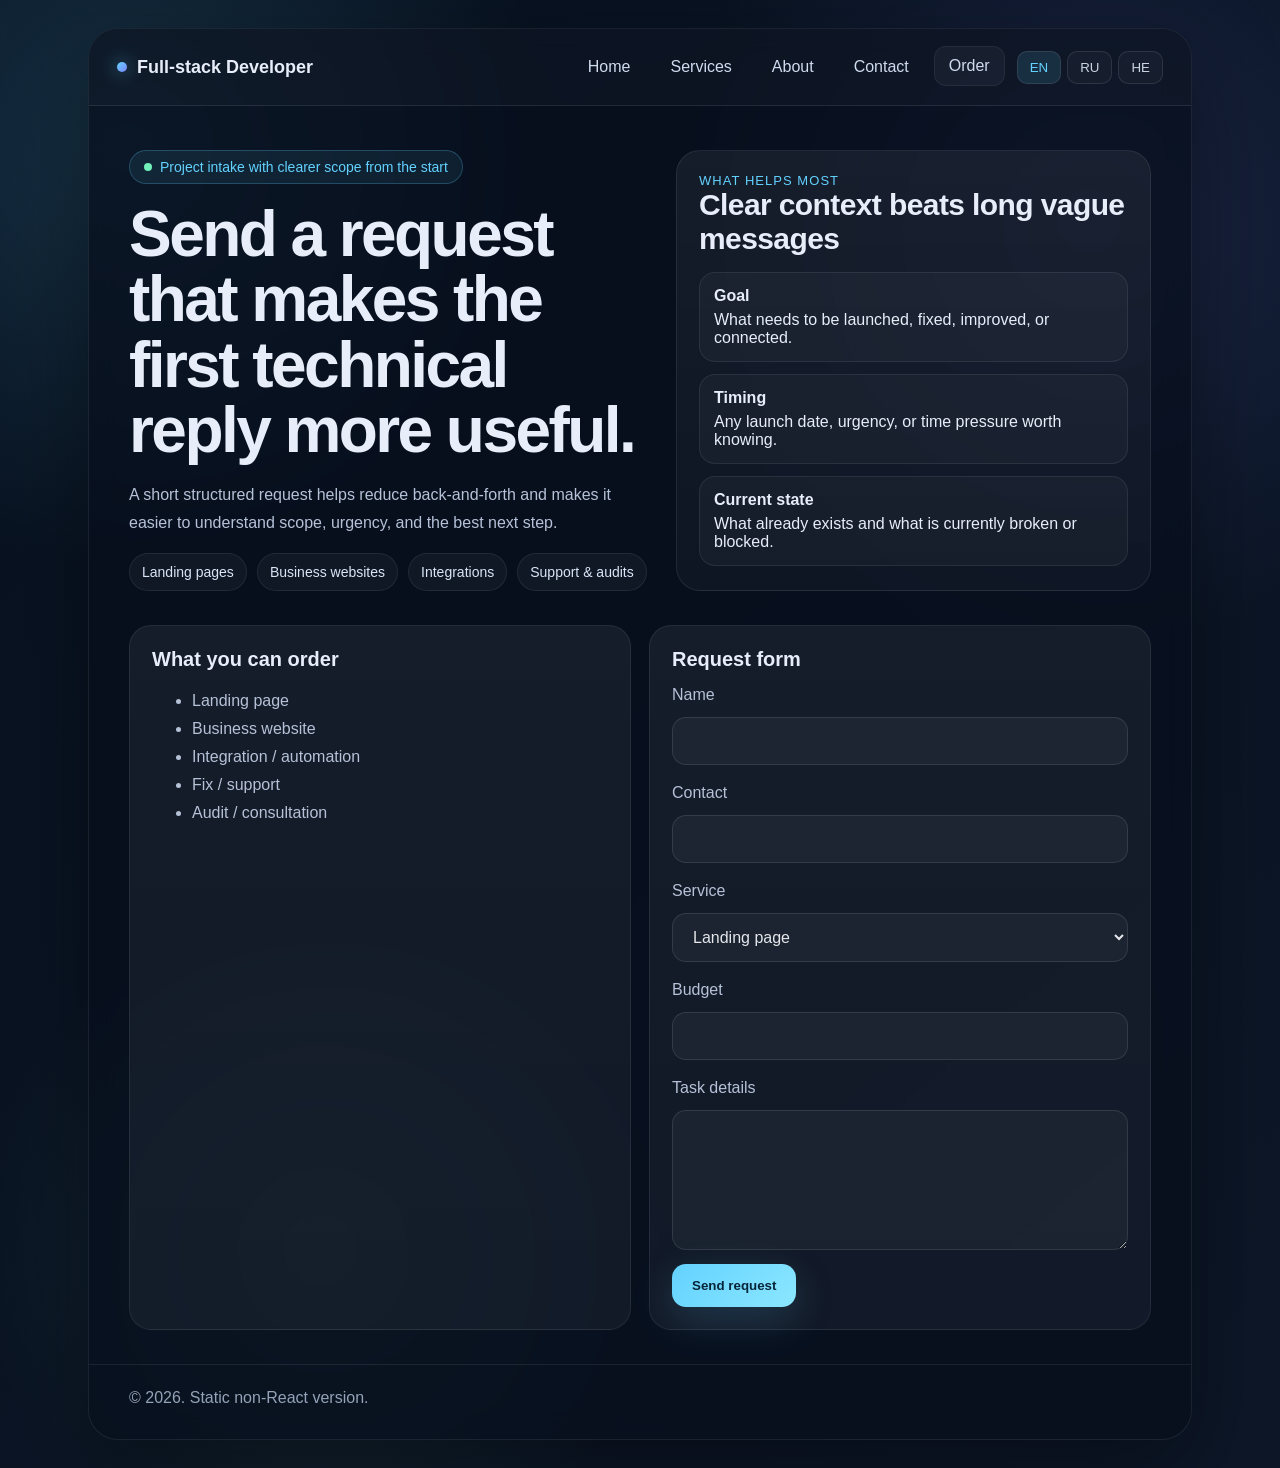
<file: order.html>
<!doctype html><html lang="en"><head><meta charset="UTF-8" /><meta name="viewport" content="width=device-width, initial-scale=1.0" /><title>Order | Full-stack Developer</title><meta name="description" content="Order page for landing pages, websites, integrations, audits, and support work." /><meta name="robots" content="index,follow" /><link rel="canonical" href="https://v.maxd.pro/order.html" /><link rel="icon" href="/favicon.svg" type="image/svg+xml" /><style>:root{--bg:#07111f;--bg2:#0d1728;--panel:rgba(255,255,255,.045);--panel-strong:rgba(255,255,255,.06);--line:rgba(255,255,255,.09);--text:#e8eef9;--muted:#b6c2d8;--accent:#63d2ff;--accent2:#7c87ff;--accent3:#72f0ba;--shadow:0 30px 90px rgba(0,0,0,.38)}*{box-sizing:border-box}html,body{margin:0;padding:0}body{font-family:Inter,Arial,sans-serif;color:var(--text);background:radial-gradient(circle at 10% 10%, rgba(99,210,255,.16), transparent 24%),radial-gradient(circle at 85% 15%, rgba(124,135,255,.14), transparent 26%),radial-gradient(circle at 25% 85%, rgba(114,240,186,.10), transparent 22%),linear-gradient(140deg,var(--bg),var(--bg2));min-height:100vh}.page{max-width:1160px;margin:0 auto;padding:28px}.shell{position:relative;background:rgba(8,15,29,.72);border:1px solid rgba(255,255,255,.08);border-radius:30px;box-shadow:var(--shadow);backdrop-filter:blur(14px);overflow:hidden}.nav{display:flex;justify-content:space-between;align-items:center;gap:16px;padding:18px 28px;border-bottom:1px solid var(--line);background:rgba(255,255,255,.02)}.brand{font-weight:800;font-size:18px;display:flex;align-items:center;gap:10px}.brand-dot{width:10px;height:10px;border-radius:999px;background:linear-gradient(135deg,var(--accent),var(--accent2));box-shadow:0 0 18px rgba(99,210,255,.7)}.nav-right{display:flex;gap:12px;flex-wrap:wrap;align-items:center}.nav-links{display:flex;gap:10px;flex-wrap:wrap}.nav-link{text-decoration:none;color:#cfdbef;padding:10px 14px;border-radius:12px;border:1px solid transparent;transition:.22s ease}.nav-link.active,.nav-link:hover{background:rgba(255,255,255,.04);border-color:rgba(255,255,255,.06);transform:translateY(-1px)}.lang-switch{display:flex;gap:6px}.lang-btn{padding:8px 12px;border-radius:10px;border:1px solid rgba(255,255,255,.1);background:rgba(255,255,255,.03);color:#cbd5e1;cursor:pointer}.lang-btn.active{background:rgba(99,210,255,.12);color:var(--accent)}.content{padding:44px 40px 34px;position:relative;z-index:2}.lang-content{display:none}.lang-content.active{display:block}.hero{display:grid;grid-template-columns:minmax(0,1.05fr) minmax(340px,.95fr);gap:22px}.hero-main,.hero-side,.panel{opacity:0;transform:translateY(18px);animation:rise .7s ease forwards}.hero-side{animation-delay:.08s}.grid .panel:nth-child(1){animation-delay:.12s}.grid .panel:nth-child(2){animation-delay:.18s}@keyframes rise{to{opacity:1;transform:translateY(0)}}.badge{display:inline-flex;align-items:center;gap:8px;padding:8px 14px;border-radius:999px;border:1px solid rgba(99,210,255,.24);background:rgba(99,210,255,.08);color:var(--accent);font-size:14px;margin-bottom:18px}.badge::before{content:"";width:8px;height:8px;border-radius:999px;background:var(--accent3)}h1{margin:0 0 18px;font-size:clamp(38px,7vw,64px);letter-spacing:-.04em;line-height:1.02}h2{margin:0 0 14px;font-size:30px;letter-spacing:-.02em}h3{margin:0 0 10px;font-size:20px}.lead,.panel p,.panel li,.field label{color:var(--muted);line-height:1.75}.hero-highlight{display:flex;gap:10px;flex-wrap:wrap}.mini-pill{padding:10px 12px;border-radius:999px;background:rgba(255,255,255,.04);border:1px solid rgba(255,255,255,.08);font-size:14px;color:#d9e6f7}.hero-side{background:linear-gradient(180deg,rgba(255,255,255,.06),rgba(255,255,255,.03));border:1px solid rgba(255,255,255,.08);border-radius:24px;padding:22px}.eyebrow{font-size:13px;letter-spacing:.08em;text-transform:uppercase;color:var(--accent)}.side-list{display:grid;gap:12px;margin-top:16px}.side-item{padding:14px;border-radius:16px;background:rgba(255,255,255,.03);border:1px solid rgba(255,255,255,.08)}.side-item strong{display:block;margin-bottom:6px}.grid{display:grid;grid-template-columns:repeat(2,minmax(0,1fr));gap:18px;margin-top:34px}.panel{background:linear-gradient(180deg,var(--panel-strong),var(--panel));border:1px solid rgba(255,255,255,.08);border-radius:22px;padding:22px;transition:.24s ease}.panel:hover{transform:translateY(-3px);border-color:rgba(99,210,255,.18);box-shadow:0 20px 50px rgba(0,0,0,.16)}.field{display:grid;gap:8px;margin-bottom:14px}.input,.textarea,.select{width:100%;background:rgba(255,255,255,.04);border:1px solid rgba(255,255,255,.1);border-radius:14px;color:#e5e7eb;padding:14px 16px;font:inherit}.textarea{min-height:140px;resize:vertical}.input:focus,.textarea:focus,.select:focus{outline:none;border-color:rgba(99,210,255,.32);box-shadow:0 0 0 3px rgba(99,210,255,.08)}.btn{display:inline-flex;align-items:center;justify-content:center;padding:14px 20px;border-radius:14px;text-decoration:none;font-weight:700;background:linear-gradient(135deg,var(--accent),#8ce7ff);color:#08263a;border:none;cursor:pointer;box-shadow:0 12px 40px rgba(99,210,255,.18)}.status{padding:14px 16px;border-radius:14px;font-size:14px;margin-top:12px}.ok{background:rgba(34,197,94,.12);border:1px solid rgba(34,197,94,.25);color:#bbf7d0}.err{background:rgba(239,68,68,.12);border:1px solid rgba(239,68,68,.25);color:#fecaca}.hidden{display:none}.footer{padding:24px 40px 32px;border-top:1px solid rgba(255,255,255,.08);color:#94a3b8}.rtl{text-align:right;direction:rtl}.rtl .nav,.rtl .nav-right,.rtl .nav-links{direction:rtl}@media(max-width:980px){.hero{grid-template-columns:1fr}}@media(max-width:860px){.grid{grid-template-columns:1fr}.nav{flex-direction:column;align-items:flex-start}.content,.footer{padding-left:24px;padding-right:24px}}@media (prefers-reduced-motion: reduce){*{animation:none!important;transition:none!important}}</style></head><body><div class="page"><main class="shell"><nav class="nav"><div class="brand" data-i18n-brand><span class="brand-dot"></span><span>Full-stack Developer</span></div><div class="nav-right"><div class="nav-links"><a class="nav-link" href="/">Home</a><a class="nav-link" href="/services.html" data-nav-services>Services</a><a class="nav-link" href="/about.html" data-nav-about>About</a><a class="nav-link" href="/contact.html" data-nav-contact>Contact</a><a class="nav-link active" href="/order.html" data-nav-order>Order</a></div><div class="lang-switch"><button class="lang-btn active" data-lang="en">EN</button><button class="lang-btn" data-lang="ru">RU</button><button class="lang-btn" data-lang="he">HE</button></div></div></nav><section class="content lang-content active" data-lang-content="en"><div class="hero"><div class="hero-main"><div class="badge">Project intake with clearer scope from the start</div><h1>Send a request that makes the first technical reply more useful.</h1><p class="lead">A short structured request helps reduce back-and-forth and makes it easier to understand scope, urgency, and the best next step.</p><div class="hero-highlight"><span class="mini-pill">Landing pages</span><span class="mini-pill">Business websites</span><span class="mini-pill">Integrations</span><span class="mini-pill">Support & audits</span></div></div><aside class="hero-side"><div class="eyebrow">What helps most</div><h2>Clear context beats long vague messages</h2><div class="side-list"><div class="side-item"><strong>Goal</strong><span>What needs to be launched, fixed, improved, or connected.</span></div><div class="side-item"><strong>Timing</strong><span>Any launch date, urgency, or time pressure worth knowing.</span></div><div class="side-item"><strong>Current state</strong><span>What already exists and what is currently broken or blocked.</span></div></div></aside></div><div class="grid"><article class="panel"><h3>What you can order</h3><ul><li>Landing page</li><li>Business website</li><li>Integration / automation</li><li>Fix / support</li><li>Audit / consultation</li></ul></article><article class="panel"><h3>Request form</h3><form class="lead-form"><div class="field"><label>Name</label><input class="input" name="name" /></div><div class="field"><label>Contact</label><input class="input" name="contact" required /></div><div class="field"><label>Service</label><select class="select" name="service"><option>Landing page</option><option>Business website</option><option>Integration / automation</option><option>Fix / support</option><option>Audit / consultation</option></select></div><div class="field"><label>Budget</label><input class="input" name="budget" /></div><div class="field"><label>Task details</label><textarea class="textarea" name="message" required></textarea></div><div class="field hidden"><label>Website</label><input class="input" name="website" /></div><button class="btn" type="submit">Send request</button><div class="status hidden"></div></form></article></div></section><section class="content lang-content" data-lang-content="ru"><div class="hero"><div class="hero-main"><div class="badge">Вход в проект с более понятным scope с самого начала</div><h1>Отправь заявку так, чтобы первый технический ответ был полезнее.</h1><p class="lead">Короткая структурированная заявка уменьшает лишнюю переписку и помогает быстрее понять объём, срочность и правильный следующий шаг.</p><div class="hero-highlight"><span class="mini-pill">Лендинги</span><span class="mini-pill">Сайты для бизнеса</span><span class="mini-pill">Интеграции</span><span class="mini-pill">Поддержка и аудит</span></div></div><aside class="hero-side"><div class="eyebrow">Что помогает больше всего</div><h2>Понятный контекст лучше длинных расплывчатых сообщений</h2><div class="side-list"><div class="side-item"><strong>Цель</strong><span>Что нужно запустить, исправить, улучшить или связать.</span></div><div class="side-item"><strong>Сроки</strong><span>Любая дата запуска, срочность или временное давление.</span></div><div class="side-item"><strong>Текущее состояние</strong><span>Что уже существует и что сейчас сломано или блокирует движение.</span></div></div></aside></div><div class="grid"><article class="panel"><h3>Что можно заказать</h3><ul><li>Лендинг</li><li>Сайт для бизнеса</li><li>Интеграция / автоматизация</li><li>Доработка / поддержка</li><li>Аудит / консультация</li></ul></article><article class="panel"><h3>Форма заявки</h3><form class="lead-form"><div class="field"><label>Имя</label><input class="input" name="name" /></div><div class="field"><label>Контакт</label><input class="input" name="contact" required /></div><div class="field"><label>Услуга</label><select class="select" name="service"><option>Лендинг</option><option>Сайт для бизнеса</option><option>Интеграция / автоматизация</option><option>Доработка / поддержка</option><option>Аудит / консультация</option></select></div><div class="field"><label>Бюджет</label><input class="input" name="budget" /></div><div class="field"><label>Описание задачи</label><textarea class="textarea" name="message" required></textarea></div><div class="field hidden"><label>Website</label><input class="input" name="website" /></div><button class="btn" type="submit">Отправить заявку</button><div class="status hidden"></div></form></article></div></section><section class="content lang-content rtl" data-lang-content="he"><div class="hero"><div class="hero-main"><div class="badge">כניסה לפרויקט עם סקופ ברור יותר כבר מההתחלה</div><h1>כדאי לשלוח בקשה כך שהתשובה הטכנית הראשונה תהיה שימושית יותר.</h1><p class="lead">בקשה קצרה ומסודרת מפחיתה פינג־פונג מיותר ועוזרת להבין מהר יותר סקופ, דחיפות והשלב הבא.</p><div class="hero-highlight"><span class="mini-pill">דפי נחיתה</span><span class="mini-pill">אתרים עסקיים</span><span class="mini-pill">אינטגרציות</span><span class="mini-pill">תמיכה וביקורת</span></div></div><aside class="hero-side"><div class="eyebrow">מה עוזר במיוחד</div><h2>הקשר ברור עדיף על הודעות ארוכות ומעורפלות</h2><div class="side-list"><div class="side-item"><strong>מטרה</strong><span>מה צריך להשיק, לתקן, לשפר או לחבר.</span></div><div class="side-item"><strong>זמנים</strong><span>כל תאריך השקה, דחיפות או לחץ זמן שכדאי לדעת.</span></div><div class="side-item"><strong>מצב קיים</strong><span>מה כבר קיים ומה כרגע שבור או חוסם התקדמות.</span></div></div></aside></div><div class="grid"><article class="panel"><h3>מה אפשר להזמין</h3><ul><li>דף נחיתה</li><li>אתר עסקי</li><li>אינטגרציה / אוטומציה</li><li>תיקון / תמיכה</li><li>ביקורת / ייעוץ</li></ul></article><article class="panel"><h3>טופס בקשה</h3><form class="lead-form"><div class="field"><label>שם</label><input class="input" name="name" /></div><div class="field"><label>פרטי קשר</label><input class="input" name="contact" required /></div><div class="field"><label>שירות</label><select class="select" name="service"><option>דף נחיתה</option><option>אתר עסקי</option><option>אינטגרציה / אוטומציה</option><option>תיקון / תמיכה</option><option>ביקורת / ייעוץ</option></select></div><div class="field"><label>תקציב</label><input class="input" name="budget" /></div><div class="field"><label>תיאור המשימה</label><textarea class="textarea" name="message" required></textarea></div><div class="field hidden"><label>Website</label><input class="input" name="website" /></div><button class="btn" type="submit">שליחת בקשה</button><div class="status hidden"></div></form></article></div></section><footer class="footer">© 2026. Static non-React version.</footer></main></div><script>(function(){const WEBAPP='https://script.google.com/macros/s/AKfycbwJJNtcMBAuyc4z-1OLpGsQDQ7fArI9sstqE_GBdBIB1BF-AqbVJpyFpjp0jjbBhG4l/exec';const t={en:{title:'Order | Full-stack Developer',brand:'Full-stack Developer',services:'Services',about:'About',contact:'Contact',order:'Order',desc:'Order page for landing pages, websites, integrations, audits, and support work.',ok:'✅ Request sent. I will review it soon.',err:'Please fill in at least contact and task details.'},ru:{title:'Заказать | Full-stack разработчик',brand:'Full-stack разработчик',services:'Услуги',about:'Обо мне',contact:'Контакты',order:'Заказать',desc:'Страница заказа лендингов, сайтов, интеграций, аудита и поддержки.',ok:'✅ Заявка отправлена. Я скоро её посмотрю.',err:'Заполни хотя бы контакт и описание задачи.'},he:{title:'הזמנה | מפתח Full-stack',brand:'מפתח Full-stack',services:'שירותים',about:'עליי',contact:'יצירת קשר',order:'הזמנה',desc:'עמוד הזמנה לדפי נחיתה, אתרים, אינטגרציות, ביקורת ותמיכה.',ok:'✅ הבקשה נשלחה. אבדוק אותה בקרוב.',err:'נא למלא לפחות פרטי קשר ותיאור משימה.'}};const btns=[...document.querySelectorAll('.lang-btn')],secs=[...document.querySelectorAll('[data-lang-content]')],brand=document.querySelector('[data-i18n-brand] span:last-child'),ms=document.querySelector('[data-nav-services]'),ma=document.querySelector('[data-nav-about]'),mc=document.querySelector('[data-nav-contact]'),mo=document.querySelector('[data-nav-order]'),desc=document.querySelector('meta[name="description"]');function updateLinks(l){document.querySelectorAll('a[href^="/"]').forEach(a=>{const u=new URL(a.getAttribute('href'),location.origin);u.searchParams.set('lang',l);a.setAttribute('href',u.pathname+u.search);});}function setLang(l){secs.forEach(s=>s.classList.toggle('active',s.dataset.langContent===l));btns.forEach(b=>b.classList.toggle('active',b.dataset.lang===l));document.documentElement.lang=l;document.documentElement.dir=l==='he'?'rtl':'ltr';document.title=t[l].title;brand.textContent=t[l].brand;ms.textContent=t[l].services;ma.textContent=t[l].about;mc.textContent=t[l].contact;mo.textContent=t[l].order;desc.setAttribute('content',t[l].desc);updateLinks(l);const u=new URL(location.href);u.searchParams.set('lang',l);history.replaceState({},'',u);}btns.forEach(b=>b.addEventListener('click',()=>setLang(b.dataset.lang)));setLang(new URL(location.href).searchParams.get('lang')||'en');document.querySelectorAll('.lead-form').forEach(form=>form.addEventListener('submit',async e=>{e.preventDefault();const data=new FormData(form);const status=form.querySelector('.status');if(!data.get('contact')||!data.get('message')||data.get('website')){status.className='status err';status.textContent=t[document.documentElement.lang].err;return;}try{await fetch(WEBAPP,{method:'POST',mode:'no-cors',headers:{'Content-Type':'text/plain;charset=utf-8'},body:JSON.stringify(Object.fromEntries(data.entries()))});status.className='status ok';status.textContent=t[document.documentElement.lang].ok;form.reset();}catch(_){status.className='status err';status.textContent=t[document.documentElement.lang].err;}}));})();</script></body></html>
</file>
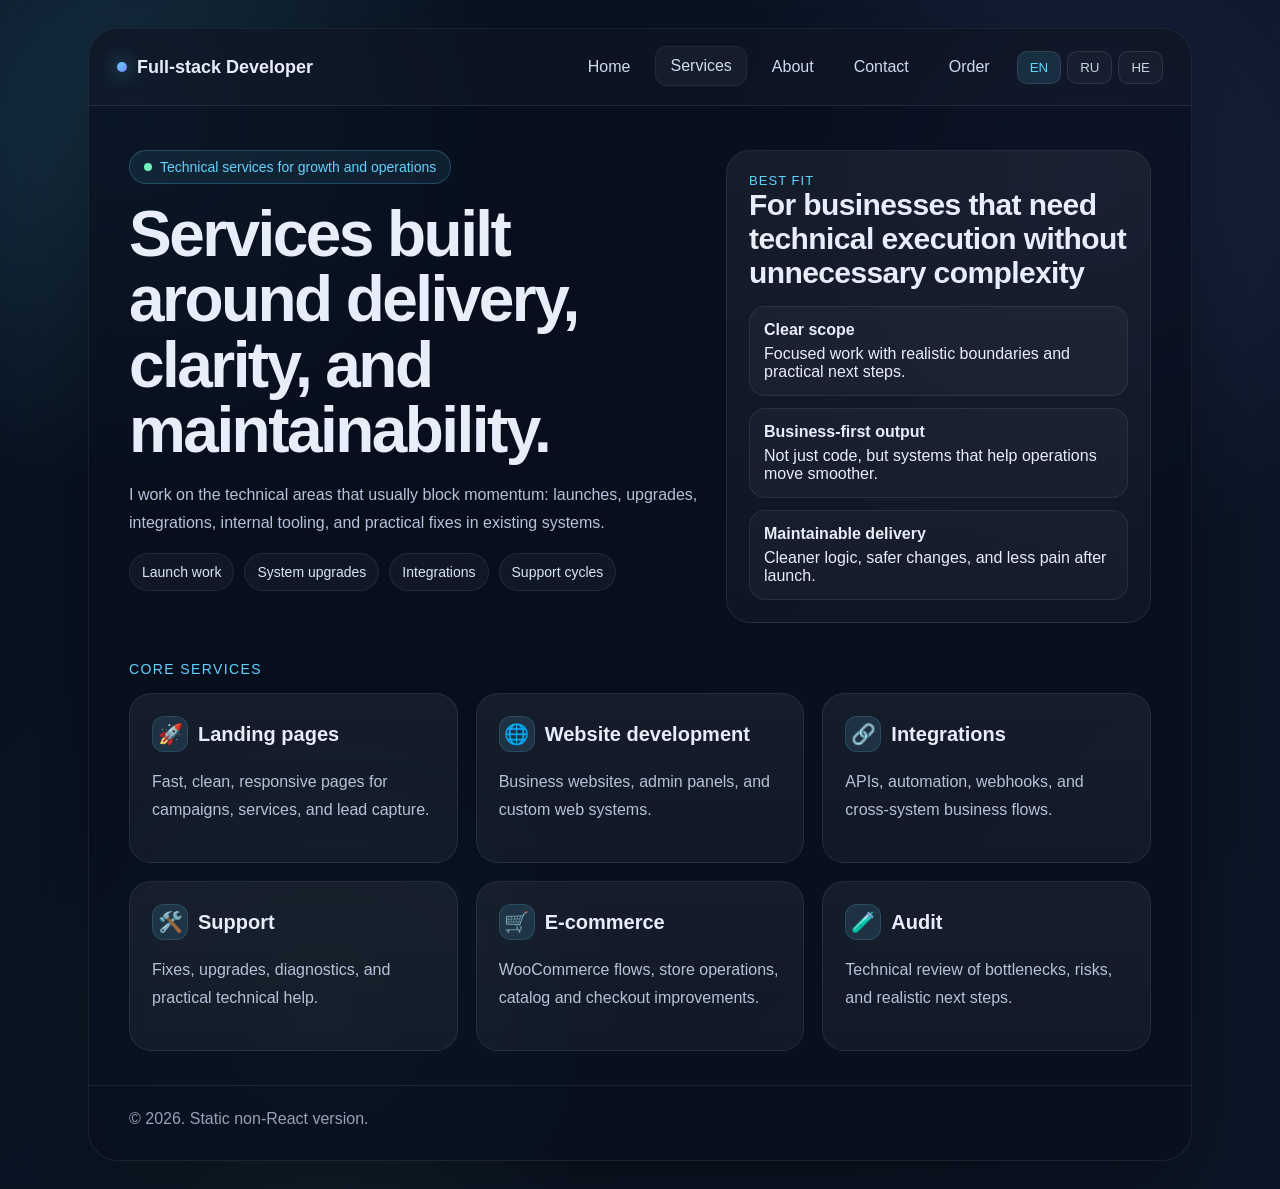
<file: services.html>
<!doctype html>
<html lang="en">
<head>
  <meta charset="UTF-8" /><meta name="viewport" content="width=device-width, initial-scale=1.0" />
  <title>Services | Full-stack Developer</title>
  <meta name="description" content="Services: landing pages, websites, integrations, automation, audits, and technical support." />
  <meta name="robots" content="index,follow" /><link rel="canonical" href="https://v.maxd.pro/services.html" />
  <link rel="icon" href="/favicon.svg" type="image/svg+xml" />
  <style>
    :root{--bg:#07111f;--bg2:#0d1728;--panel:rgba(255,255,255,.045);--panel-strong:rgba(255,255,255,.06);--line:rgba(255,255,255,.09);--text:#e8eef9;--muted:#b6c2d8;--accent:#63d2ff;--accent2:#7c87ff;--accent3:#72f0ba;--shadow:0 30px 90px rgba(0,0,0,.38)}
    *{box-sizing:border-box}html,body{margin:0;padding:0}body{font-family:Inter,Arial,sans-serif;color:var(--text);background:radial-gradient(circle at 10% 10%, rgba(99,210,255,.16), transparent 24%),radial-gradient(circle at 85% 15%, rgba(124,135,255,.14), transparent 26%),radial-gradient(circle at 25% 85%, rgba(114,240,186,.10), transparent 22%),linear-gradient(140deg,var(--bg),var(--bg2));min-height:100vh}.page{max-width:1160px;margin:0 auto;padding:28px}.shell{position:relative;background:rgba(8,15,29,.72);border:1px solid rgba(255,255,255,.08);border-radius:30px;box-shadow:var(--shadow);backdrop-filter:blur(14px);overflow:hidden}.shell::before{content:"";position:absolute;inset:-30% auto auto -15%;width:320px;height:320px;background:radial-gradient(circle, rgba(99,210,255,.15), transparent 70%);filter:blur(20px)}.nav{display:flex;justify-content:space-between;align-items:center;gap:16px;padding:18px 28px;border-bottom:1px solid var(--line);background:rgba(255,255,255,.02)}.brand{font-weight:800;font-size:18px;display:flex;align-items:center;gap:10px}.brand-dot{width:10px;height:10px;border-radius:999px;background:linear-gradient(135deg,var(--accent),var(--accent2));box-shadow:0 0 18px rgba(99,210,255,.7)}.nav-right{display:flex;gap:12px;flex-wrap:wrap;align-items:center}.nav-links{display:flex;gap:10px;flex-wrap:wrap}.nav-link{text-decoration:none;color:#cfdbef;padding:10px 14px;border-radius:12px;border:1px solid transparent;transition:.22s ease}.nav-link.active,.nav-link:hover{background:rgba(255,255,255,.04);border-color:rgba(255,255,255,.06);transform:translateY(-1px)}.lang-switch{display:flex;gap:6px}.lang-btn{padding:8px 12px;border-radius:10px;border:1px solid rgba(255,255,255,.1);background:rgba(255,255,255,.03);color:#cbd5e1;cursor:pointer}.lang-btn.active{background:rgba(99,210,255,.12);color:var(--accent)}.content{padding:44px 40px 34px;position:relative;z-index:2}.lang-content{display:none}.lang-content.active{display:block}.hero{display:grid;grid-template-columns:minmax(0,1.15fr) minmax(300px,.85fr);gap:22px;align-items:stretch}.hero-main,.hero-side,.panel{opacity:0;transform:translateY(18px);animation:rise .7s ease forwards}.hero-side{animation-delay:.08s}.grid .panel:nth-child(1){animation-delay:.06s}.grid .panel:nth-child(2){animation-delay:.12s}.grid .panel:nth-child(3){animation-delay:.18s}.grid .panel:nth-child(4){animation-delay:.24s}.grid .panel:nth-child(5){animation-delay:.30s}.grid .panel:nth-child(6){animation-delay:.36s}@keyframes rise{to{opacity:1;transform:translateY(0)}}
    .badge{display:inline-flex;align-items:center;gap:8px;padding:8px 14px;border-radius:999px;border:1px solid rgba(99,210,255,.24);background:rgba(99,210,255,.08);color:var(--accent);font-size:14px;margin-bottom:18px}.badge::before{content:"";width:8px;height:8px;border-radius:999px;background:var(--accent3)}h1{margin:0 0 18px;font-size:clamp(38px,7vw,64px);letter-spacing:-.04em;line-height:1.02}h2{margin:0 0 14px;font-size:30px;letter-spacing:-.02em}h3{margin:0 0 10px;font-size:20px}.lead,.panel p,.panel li,.panel span{color:var(--muted);line-height:1.75}.hero-highlight{display:flex;gap:10px;flex-wrap:wrap}.mini-pill{padding:10px 12px;border-radius:999px;background:rgba(255,255,255,.04);border:1px solid rgba(255,255,255,.08);font-size:14px;color:#d9e6f7}.hero-side{background:linear-gradient(180deg,rgba(255,255,255,.06),rgba(255,255,255,.03));border:1px solid rgba(255,255,255,.08);border-radius:24px;padding:22px}.eyebrow{font-size:13px;letter-spacing:.08em;text-transform:uppercase;color:var(--accent)}.side-list{display:grid;gap:12px;margin-top:16px}.side-item{padding:14px;border-radius:16px;background:rgba(255,255,255,.03);border:1px solid rgba(255,255,255,.08)}.side-item strong{display:block;margin-bottom:6px}.section{margin-top:38px}.section-title{font-size:14px;letter-spacing:.1em;text-transform:uppercase;color:var(--accent);margin:0 0 16px}.grid{display:grid;grid-template-columns:repeat(3,minmax(0,1fr));gap:18px}.panel{background:linear-gradient(180deg,var(--panel-strong),var(--panel));border:1px solid rgba(255,255,255,.08);border-radius:22px;padding:22px;transition:.24s ease}.panel:hover{transform:translateY(-3px);border-color:rgba(99,210,255,.18);box-shadow:0 20px 50px rgba(0,0,0,.16)}.service-icon{width:36px;height:36px;border-radius:12px;display:inline-flex;align-items:center;justify-content:center;background:rgba(99,210,255,.12);border:1px solid rgba(99,210,255,.16);color:var(--accent);margin-right:10px}.rtl .service-icon{margin-right:0;margin-left:10px}.footer{padding:24px 40px 32px;border-top:1px solid rgba(255,255,255,.08);color:#94a3b8}.rtl{text-align:right;direction:rtl}.rtl .nav,.rtl .nav-right,.rtl .nav-links{direction:rtl}@media(max-width:980px){.hero{grid-template-columns:1fr}}@media(max-width:860px){.grid{grid-template-columns:1fr}.nav{flex-direction:column;align-items:flex-start}.content,.footer{padding-left:24px;padding-right:24px}}@media (prefers-reduced-motion: reduce){*{animation:none!important;transition:none!important}}
  </style>
</head><body><div class="page"><main class="shell"><nav class="nav"><div class="brand" data-i18n-brand><span class="brand-dot"></span><span>Full-stack Developer</span></div><div class="nav-right"><div class="nav-links"><a class="nav-link" href="/">Home</a><a class="nav-link active" href="/services.html" data-nav-services>Services</a><a class="nav-link" href="/about.html" data-nav-about>About</a><a class="nav-link" href="/contact.html" data-nav-contact>Contact</a><a class="nav-link" href="/order.html" data-nav-order>Order</a></div><div class="lang-switch"><button class="lang-btn active" data-lang="en">EN</button><button class="lang-btn" data-lang="ru">RU</button><button class="lang-btn" data-lang="he">HE</button></div></div></nav>
<section class="content lang-content active" data-lang-content="en"><div class="hero"><div class="hero-main"><div class="badge">Technical services for growth and operations</div><h1>Services built around delivery, clarity, and maintainability.</h1><p class="lead">I work on the technical areas that usually block momentum: launches, upgrades, integrations, internal tooling, and practical fixes in existing systems.</p><div class="hero-highlight"><span class="mini-pill">Launch work</span><span class="mini-pill">System upgrades</span><span class="mini-pill">Integrations</span><span class="mini-pill">Support cycles</span></div></div><aside class="hero-side"><div class="eyebrow">Best fit</div><h2>For businesses that need technical execution without unnecessary complexity</h2><div class="side-list"><div class="side-item"><strong>Clear scope</strong><span>Focused work with realistic boundaries and practical next steps.</span></div><div class="side-item"><strong>Business-first output</strong><span>Not just code, but systems that help operations move smoother.</span></div><div class="side-item"><strong>Maintainable delivery</strong><span>Cleaner logic, safer changes, and less pain after launch.</span></div></div></aside></div><section class="section"><p class="section-title">Core services</p><div class="grid"><article class="panel"><h3><span class="service-icon">🚀</span>Landing pages</h3><p>Fast, clean, responsive pages for campaigns, services, and lead capture.</p></article><article class="panel"><h3><span class="service-icon">🌐</span>Website development</h3><p>Business websites, admin panels, and custom web systems.</p></article><article class="panel"><h3><span class="service-icon">🔗</span>Integrations</h3><p>APIs, automation, webhooks, and cross-system business flows.</p></article><article class="panel"><h3><span class="service-icon">🛠️</span>Support</h3><p>Fixes, upgrades, diagnostics, and practical technical help.</p></article><article class="panel"><h3><span class="service-icon">🛒</span>E-commerce</h3><p>WooCommerce flows, store operations, catalog and checkout improvements.</p></article><article class="panel"><h3><span class="service-icon">🧪</span>Audit</h3><p>Technical review of bottlenecks, risks, and realistic next steps.</p></article></div></section></section>
<section class="content lang-content" data-lang-content="ru"><div class="hero"><div class="hero-main"><div class="badge">Технические услуги для роста и операций</div><h1>Услуги, построенные вокруг результата, ясности и поддерживаемости.</h1><p class="lead">Я беру те технические зоны, которые чаще всего тормозят движение: запуски, доработки, интеграции, внутренние инструменты и практичные исправления в существующих системах.</p><div class="hero-highlight"><span class="mini-pill">Запуски</span><span class="mini-pill">Доработка систем</span><span class="mini-pill">Интеграции</span><span class="mini-pill">Поддержка</span></div></div><aside class="hero-side"><div class="eyebrow">Лучше всего подходит</div><h2>Для бизнеса, которому нужна техническая реализация без лишней сложности</h2><div class="side-list"><div class="side-item"><strong>Понятный scope</strong><span>Сфокусированная работа с реалистичными границами и следующими шагами.</span></div><div class="side-item"><strong>Результат под бизнес</strong><span>Не просто код, а системы, которые реально упрощают операционку.</span></div><div class="side-item"><strong>Поддерживаемая реализация</strong><span>Чище логика, безопаснее изменения и меньше боли после запуска.</span></div></div></aside></div><section class="section"><p class="section-title">Основные услуги</p><div class="grid"><article class="panel"><h3><span class="service-icon">🚀</span>Лендинги</h3><p>Быстрые, чистые, адаптивные страницы под кампании, услуги и сбор заявок.</p></article><article class="panel"><h3><span class="service-icon">🌐</span>Веб-разработка</h3><p>Сайты для бизнеса, админки и кастомные веб-системы.</p></article><article class="panel"><h3><span class="service-icon">🔗</span>Интеграции</h3><p>API, автоматизация, вебхуки и бизнес-процессы между системами.</p></article><article class="panel"><h3><span class="service-icon">🛠️</span>Поддержка</h3><p>Исправления, доработки, диагностика и практическая техпомощь.</p></article><article class="panel"><h3><span class="service-icon">🛒</span>E-commerce</h3><p>Потоки WooCommerce, магазинные процессы, каталог и checkout.</p></article><article class="panel"><h3><span class="service-icon">🧪</span>Аудит</h3><p>Технический разбор узких мест, рисков и реалистичных следующих шагов.</p></article></div></section></section>
<section class="content lang-content rtl" data-lang-content="he"><div class="hero"><div class="hero-main"><div class="badge">שירותים טכניים לצמיחה ולתפעול</div><h1>שירותים שבנויים סביב ביצוע, בהירות ותחזוקה נוחה.</h1><p class="lead">אני מטפל באזורים הטכניים שבדרך כלל מעכבים תנועה: השקות, שדרוגים, אינטגרציות, כלים פנימיים ותיקונים פרקטיים במערכות קיימות.</p><div class="hero-highlight"><span class="mini-pill">השקות</span><span class="mini-pill">שדרוג מערכות</span><span class="mini-pill">אינטגרציות</span><span class="mini-pill">תמיכה</span></div></div><aside class="hero-side"><div class="eyebrow">הכי מתאים</div><h2>לעסקים שצריכים ביצוע טכני בלי מורכבות מיותרת</h2><div class="side-list"><div class="side-item"><strong>סקופ ברור</strong><span>עבודה ממוקדת עם גבולות ריאליים והמשך דרך ברור.</span></div><div class="side-item"><strong>תוצאה לעסק</strong><span>לא רק קוד, אלא מערכות שמקלות באמת על התפעול.</span></div><div class="side-item"><strong>ביצוע שנוח לתחזק</strong><span>לוגיקה נקייה יותר, שינויים בטוחים יותר ופחות כאב אחרי העלייה לאוויר.</span></div></div></aside></div><section class="section"><p class="section-title">שירותים מרכזיים</p><div class="grid"><article class="panel"><h3><span class="service-icon">🚀</span>דפי נחיתה</h3><p>עמודים מהירים, נקיים ורספונסיביים לקמפיינים, שירותים ואיסוף פניות.</p></article><article class="panel"><h3><span class="service-icon">🌐</span>פיתוח אתרים</h3><p>אתרים עסקיים, פאנלים לניהול ומערכות ווב מותאמות.</p></article><article class="panel"><h3><span class="service-icon">🔗</span>אינטגרציות</h3><p>API, אוטומציה, וובהוקים ותהליכים בין מערכות.</p></article><article class="panel"><h3><span class="service-icon">🛠️</span>תמיכה</h3><p>תיקונים, שדרוגים, דיאגנוסטיקה ותמיכה טכנית פרקטית.</p></article><article class="panel"><h3><span class="service-icon">🛒</span>E-commerce</h3><p>תהליכי WooCommerce, קטלוג, checkout ושיפור חנות.</p></article><article class="panel"><h3><span class="service-icon">🧪</span>ביקורת</h3><p>סקירה טכנית של צווארי בקבוק, סיכונים והצעדים הבאים.</p></article></div></section></section><footer class="footer">© 2026. Static non-React version.</footer></main></div><script>(function(){const t={en:{title:'Services | Full-stack Developer',brand:'Full-stack Developer',services:'Services',about:'About',contact:'Contact',order:'Order',desc:'Services: landing pages, websites, integrations, automation, audits, and technical support.'},ru:{title:'Услуги | Full-stack разработчик',brand:'Full-stack разработчик',services:'Услуги',about:'Обо мне',contact:'Контакты',order:'Заказать',desc:'Услуги: лендинги, сайты, интеграции, автоматизация, аудит и техподдержка.'},he:{title:'שירותים | מפתח Full-stack',brand:'מפתח Full-stack',services:'שירותים',about:'עליי',contact:'יצירת קשר',order:'הזמנה',desc:'שירותים: דפי נחיתה, אתרים, אינטגרציות, אוטומציה, ביקורת ותמיכה טכנית.'}};const btns=[...document.querySelectorAll('.lang-btn')],secs=[...document.querySelectorAll('[data-lang-content]')],brand=document.querySelector('[data-i18n-brand] span:last-child'),ms=document.querySelector('[data-nav-services]'),ma=document.querySelector('[data-nav-about]'),mc=document.querySelector('[data-nav-contact]'),mo=document.querySelector('[data-nav-order]'),desc=document.querySelector('meta[name="description"]');function updateLinks(l){document.querySelectorAll('a[href^="/"]').forEach(a=>{const u=new URL(a.getAttribute('href'),location.origin);u.searchParams.set('lang',l);a.setAttribute('href',u.pathname+u.search);});}function setLang(l){secs.forEach(s=>s.classList.toggle('active',s.dataset.langContent===l));btns.forEach(b=>b.classList.toggle('active',b.dataset.lang===l));document.documentElement.lang=l;document.documentElement.dir=l==='he'?'rtl':'ltr';document.title=t[l].title;brand.textContent=t[l].brand;ms.textContent=t[l].services;ma.textContent=t[l].about;mc.textContent=t[l].contact;mo.textContent=t[l].order;desc.setAttribute('content',t[l].desc);updateLinks(l);const u=new URL(location.href);u.searchParams.set('lang',l);history.replaceState({},'',u);}btns.forEach(b=>b.addEventListener('click',()=>setLang(b.dataset.lang)));setLang(new URL(location.href).searchParams.get('lang')||'en');})();</script></body></html>
</file>
<file: style.css>
*{box-sizing:border-box}
html{scroll-behavior:smooth}
body{margin:0;font-family:Inter,Arial,sans-serif;color:#e5e7eb;background:radial-gradient(circle at top right,rgba(56,189,248,.18),transparent 28%),radial-gradient(circle at bottom left,rgba(99,102,241,.16),transparent 30%),linear-gradient(135deg,#0f172a,#1e293b);min-height:100vh}
a{color:inherit}
.skip-link{position:absolute;left:1rem;top:-4rem;padding:.75rem 1rem;border-radius:.75rem;background:#38bdf8;color:#082f49;font-weight:800;z-index:10}
.skip-link:focus{top:1rem}
.page{max-width:1120px;margin:0 auto;padding:28px}
.shell{background:rgba(15,23,42,.82);border:1px solid rgba(255,255,255,.1);border-radius:28px;box-shadow:0 24px 80px rgba(0,0,0,.35);overflow:hidden}
.site-header{position:sticky;top:12px;z-index:2;backdrop-filter:blur(10px)}
.nav{display:flex;align-items:center;justify-content:space-between;gap:16px;padding:18px 28px}
.brand{font-weight:800;font-size:18px;text-decoration:none;letter-spacing:.02em}
.nav-links,.lang-switch{display:flex;gap:8px;flex-wrap:wrap}
.nav a,.lang-switch a{border:1px solid transparent;border-radius:12px;color:#cbd5e1;padding:10px 12px;text-decoration:none}
.nav a:hover,.nav a:focus-visible,.lang-switch a.active{background:rgba(56,189,248,.1);border-color:rgba(56,189,248,.24);color:#7dd3fc}
.content{margin-top:18px;padding:42px 40px}
.badge{display:inline-flex;margin:0 0 18px;padding:8px 14px;border:1px solid rgba(56,189,248,.3);border-radius:999px;background:rgba(56,189,248,.08);color:#7dd3fc;font-size:14px}
h1,h2,h3,p{margin-top:0}
h1{max-width:900px;font-size:clamp(34px,7vw,64px);line-height:1.02}
h2{margin-bottom:14px;font-size:28px}
h3{margin-bottom:10px;font-size:20px}
.lead{max-width:860px;margin-bottom:0;color:#cbd5e1;font-size:20px;line-height:1.7}
.muted,.panel p,.card p,.stats span{color:#cbd5e1;line-height:1.75}
.actions{display:flex;flex-wrap:wrap;gap:14px;margin-top:28px}
.btn{display:inline-flex;align-items:center;justify-content:center;padding:14px 20px;border:0;border-radius:14px;cursor:pointer;font-weight:800;text-decoration:none}
.btn-primary{background:#38bdf8;color:#082f49}
.btn-secondary{border:1px solid rgba(255,255,255,.14);background:rgba(255,255,255,.04);color:#e5e7eb}
.btn:hover,.btn:focus-visible{transform:translateY(-1px);outline:3px solid rgba(125,211,252,.35);outline-offset:3px}
.section{margin-top:42px}
.section-title{margin-bottom:14px;color:#7dd3fc;font-size:15px;letter-spacing:.08em;text-transform:uppercase}
.grid{display:grid;grid-template-columns:repeat(2,minmax(0,1fr));gap:18px}
.grid-3{grid-template-columns:repeat(3,minmax(0,1fr))}
.card,.panel{padding:22px;border:1px solid rgba(255,255,255,.08);border-radius:20px;background:rgba(255,255,255,.04)}
.stats{display:grid;grid-template-columns:repeat(3,minmax(0,1fr));gap:14px;margin:24px 0 0;padding:0;list-style:none}
.stats li{padding:18px;border:1px solid rgba(255,255,255,.08);border-radius:18px;background:rgba(255,255,255,.03)}
.stats strong{display:block;margin-bottom:6px;font-size:24px}
.footer{display:flex;justify-content:space-between;gap:16px;margin-top:18px;padding:20px 28px;color:#cbd5e1}
html[dir=rtl] .skip-link{left:auto;right:1rem}

@media (max-width:760px){.page{padding:14px}
.nav,.footer{align-items:flex-start;flex-direction:column}
.content{padding:30px 22px}
.grid,.grid-3,.stats{grid-template-columns:1fr}
h1{font-size:clamp(32px,12vw,48px)}
}

@media (prefers-reduced-motion:reduce){html{scroll-behavior:auto}
.btn:hover,.btn:focus-visible{transform:none}
}
</file>
